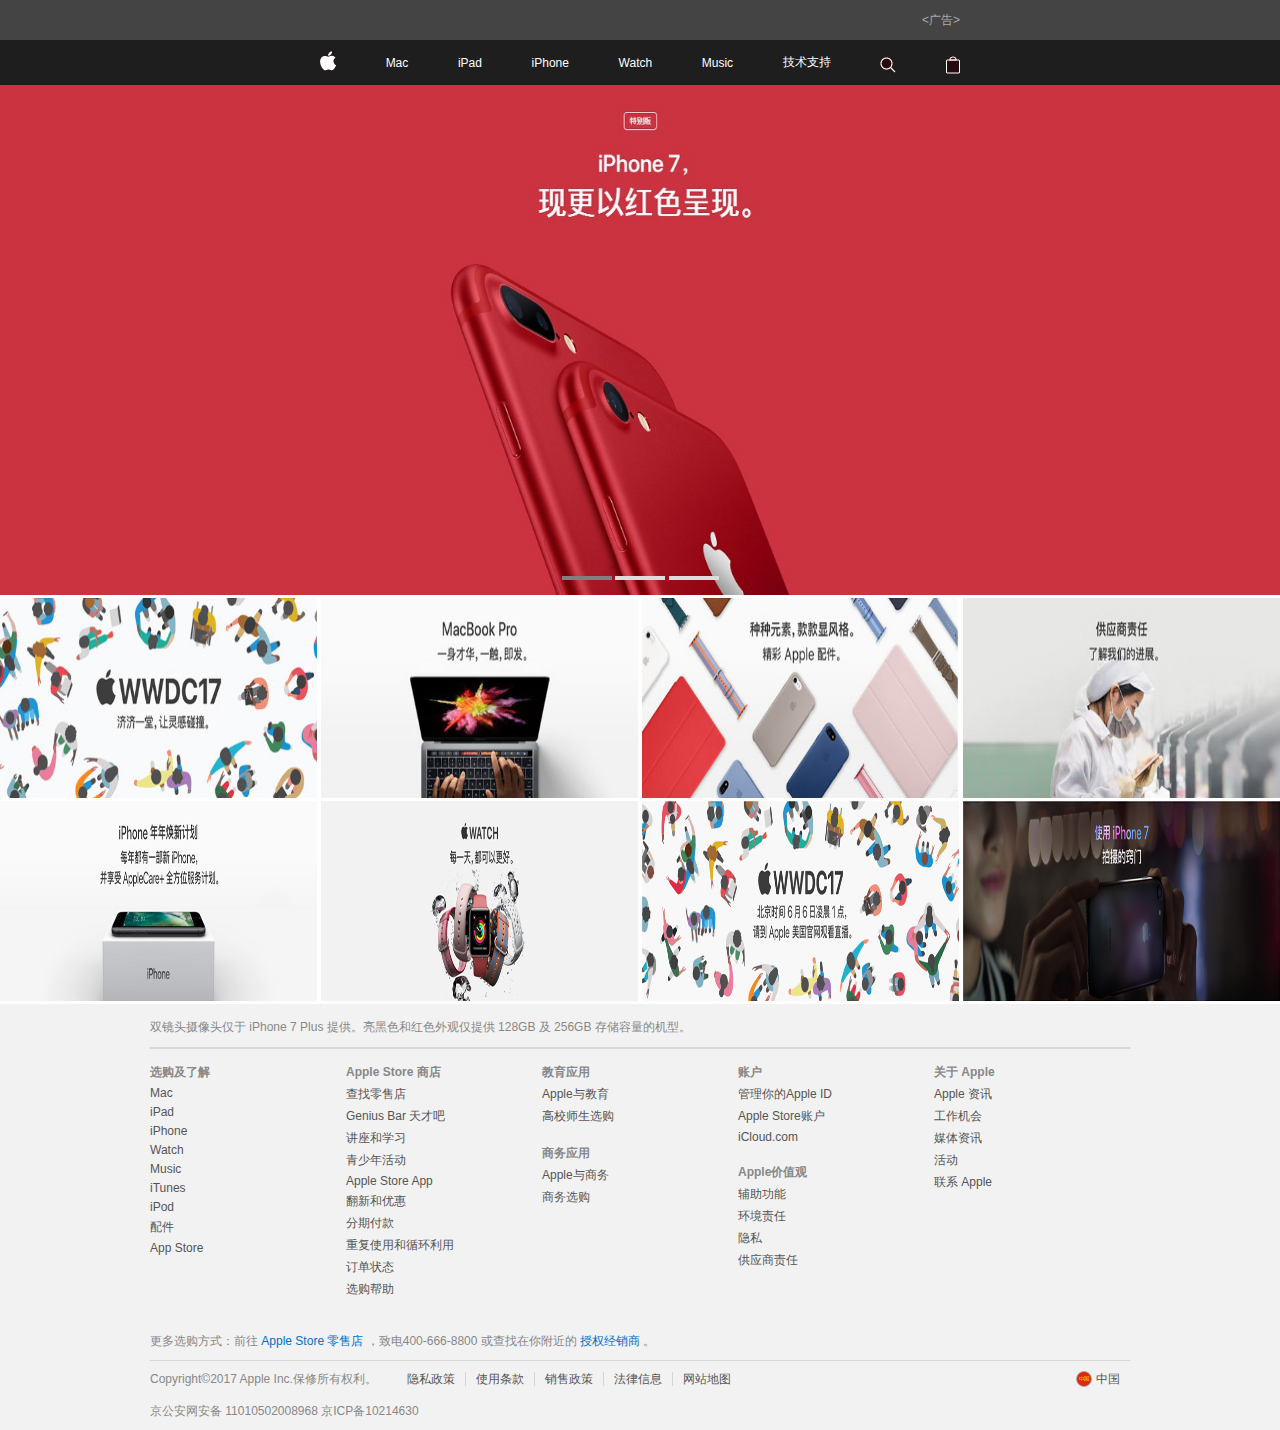
<file: index.html>
<!DOCTYPE html>
<html>
<head lang="en">
    <meta charset="UTF-8">
    <title></title>
    <link rel="stylesheet" href="css/index.css"/>
    <!--<link rel="stylesheet" href="css/animate.css"/>-->
</head>
<body>
<!--本站为个人模仿网页模板-->
<!--具有前后端交互,可以注册账号,和登录账号-->
<!--顺便应聘个工作!!web前端开发,如果有意向的公司,可以联系我,邮箱: lincoln.liu@Live.cn  或者 21456680@qq.com-->
<!--顶部广告-->
<header id="header">
    <div id="ad">
        &lt;广告&gt;
    </div>
</header>
<!--导航部分-->
<nav id="nav">
</nav>
<!--轮播图-->
<div id="container">
    <ul id="banner">
        <li>
            <a href="#">
                <img src="images/banner_01.jpg"  alt=""/>
            </a>
        </li>
        <li>
            <a href="#">
                <img src="images/banner_02.jpg"  alt=""/>
            </a>
        </li>
        <li>
            <a href="#">
                <img src="images/banner_03.jpg"  alt=""/>
            </a>
        </li>
    </ul>
    <img src="images/prev.png" id="prev" class="hidden" alt=""/>
    <img src="images/next.png" id="next" class="hidden" alt=""/>
    <div id="banner-tabs">
        <a></a>
        <a></a>
        <a></a>
    </div>
</div>
<!--八张图-->
<section id="promos">
    <ul class="banner-list">
        <li>
            <a href="#">
                <img src="images/banner_04.jpg" alt=""/>
            </a>
        </li>
        <li class="mid">
            <a href="#">
                <img src="images/banner_05.jpg" alt=""/>
            </a>
        </li>
        <li class="mid">
            <a href="#">
                <img src="images/banner_06.jpg" alt=""/>
            </a>
        </li>
        <li>
            <a href="#">
                <img src="images/banner_07.jpg" alt=""/>
            </a>
        </li>
        <li>
            <a href="#">
                <img src="images/banner_08.jpg" alt=""/>
            </a>
        </li>
        <li class="mid">
            <a href="#">
                <img src="images/banner_09.jpg" alt=""/>
            </a>
        </li>
        <li class="mid">
            <a href="#">
                <img src="images/banner_10.jpg" alt=""/>
            </a>
        </li>
        <li>
            <a href="#">
                <img src="images/banner_11.jpg" alt=""/>
            </a>
        </li>
        <a href="#" class="promos-mask"></a>
    </ul>
</section>
<!--页脚-->
<footer id="footer">
   
</footer>
<script src="js/jquery-1.11.3.js"></script>
<script src="js/public.js"></script>
<script src="js/index.js"></script>
</body>
</html>
</file>
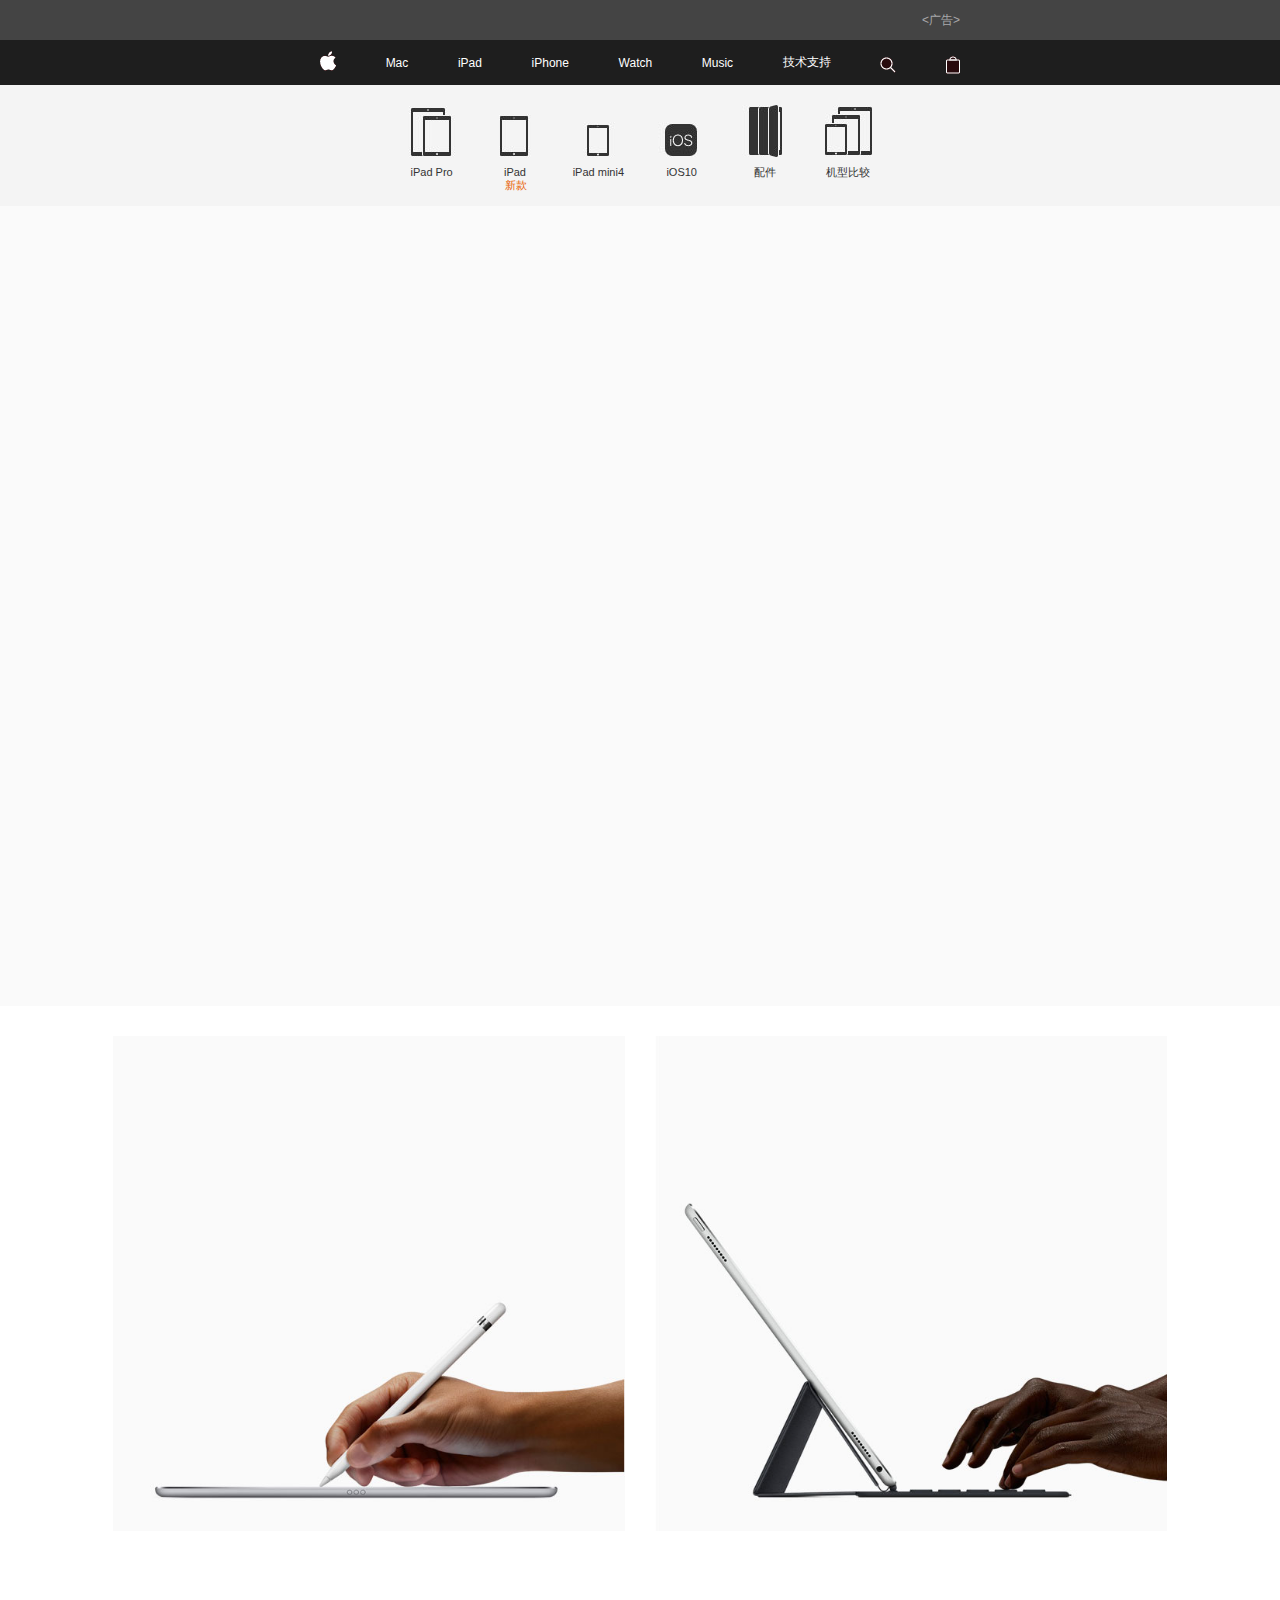
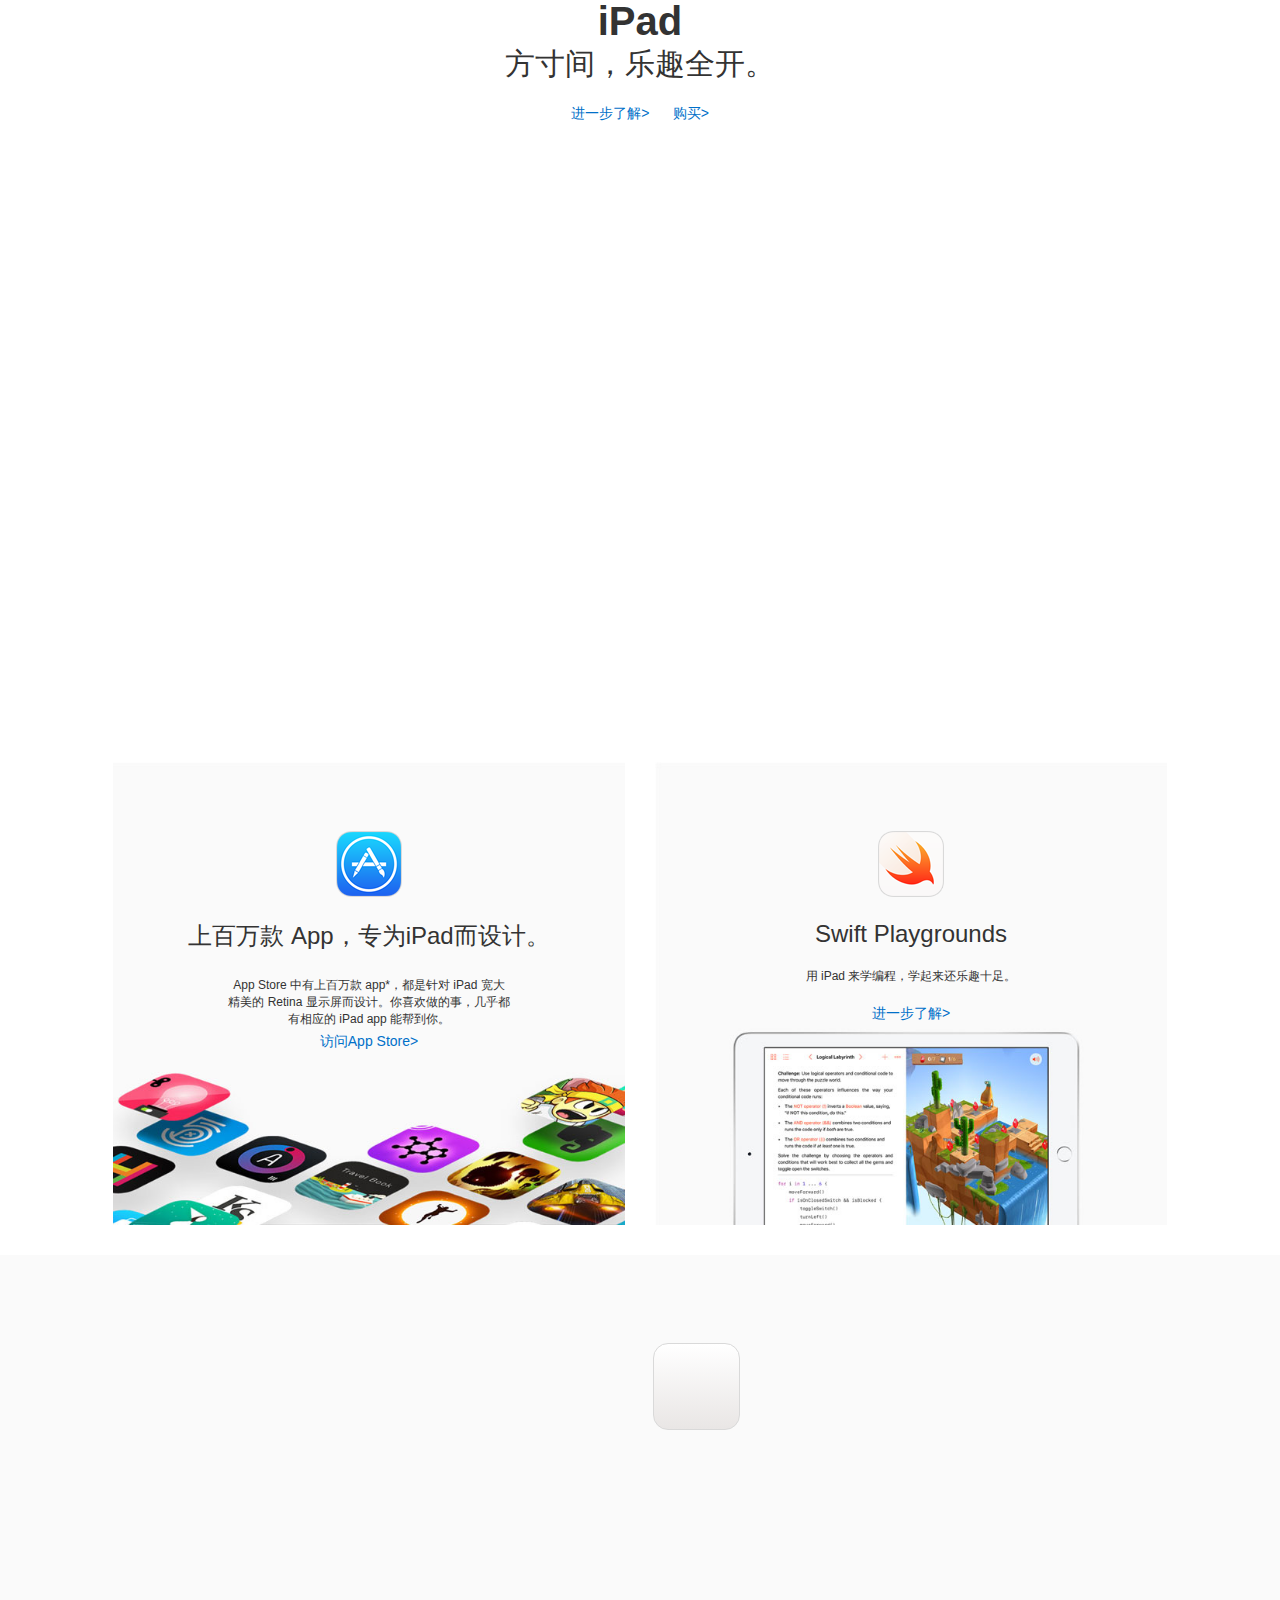
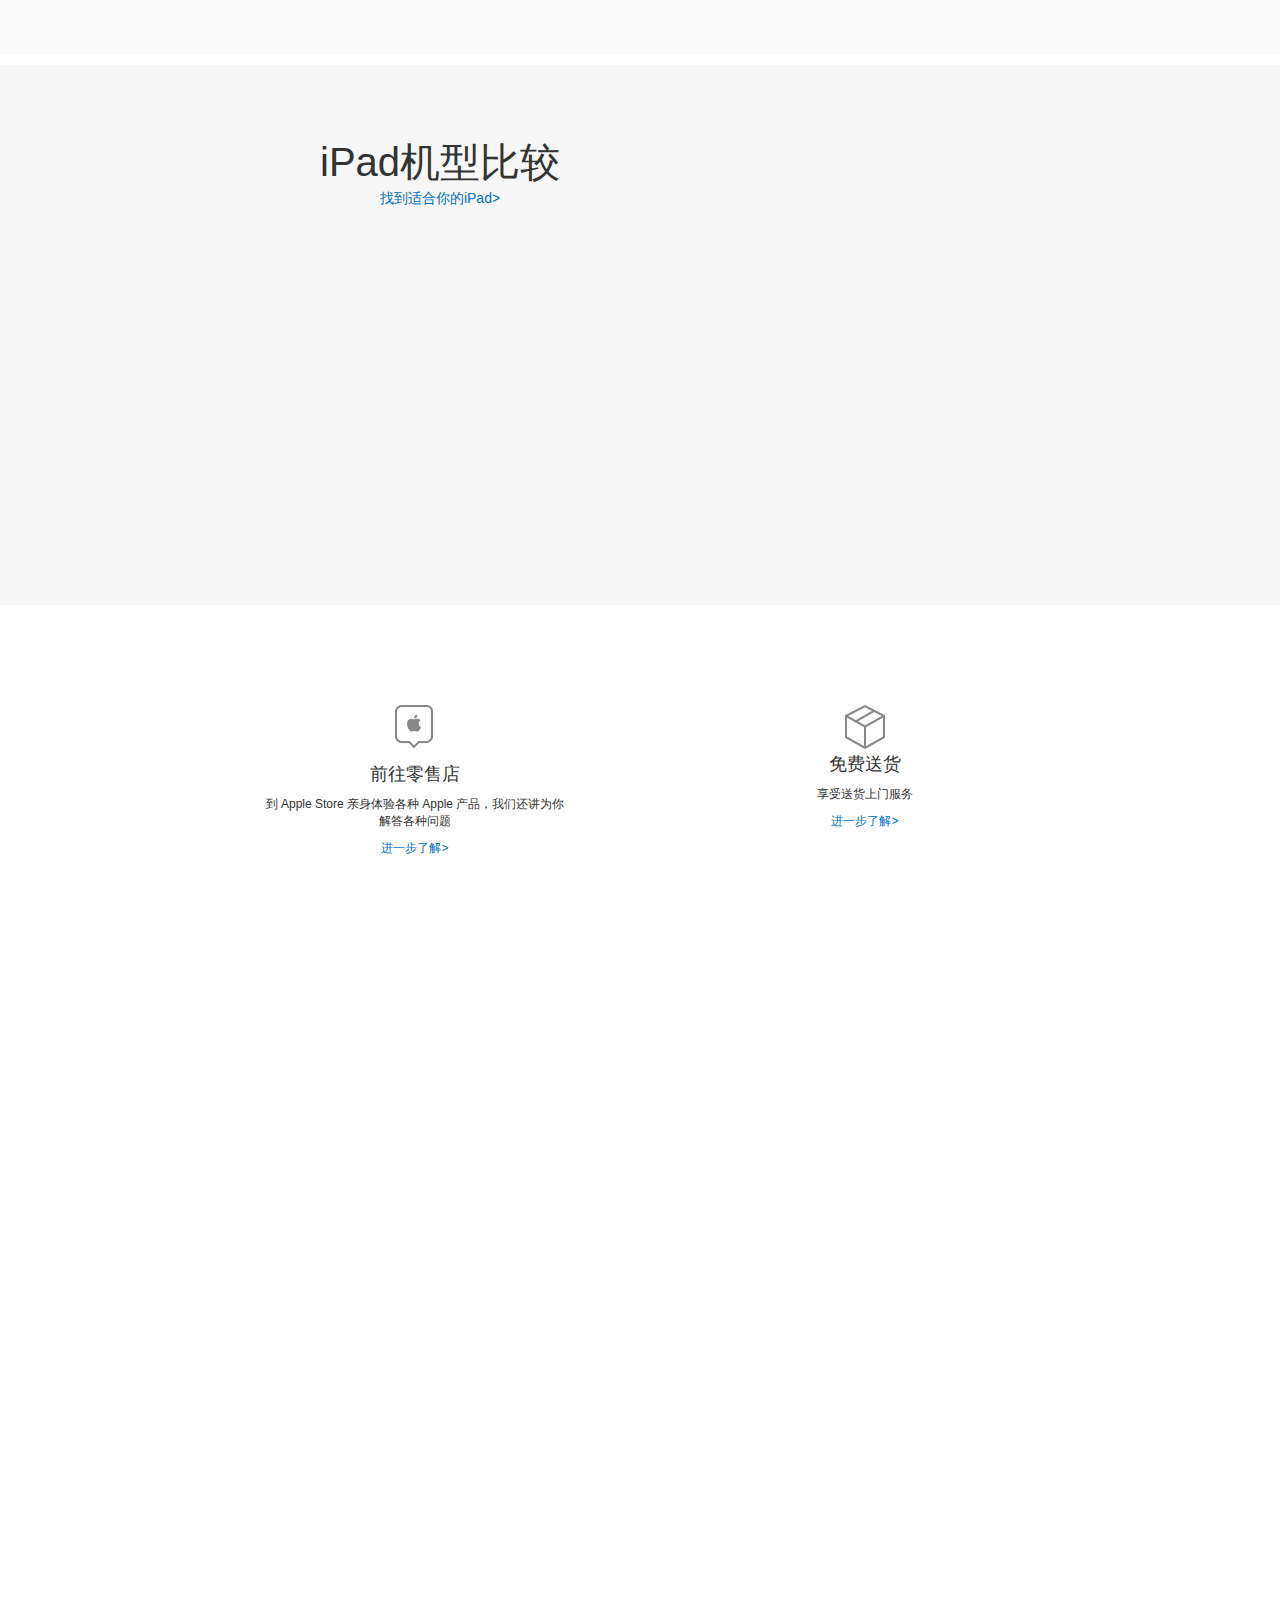
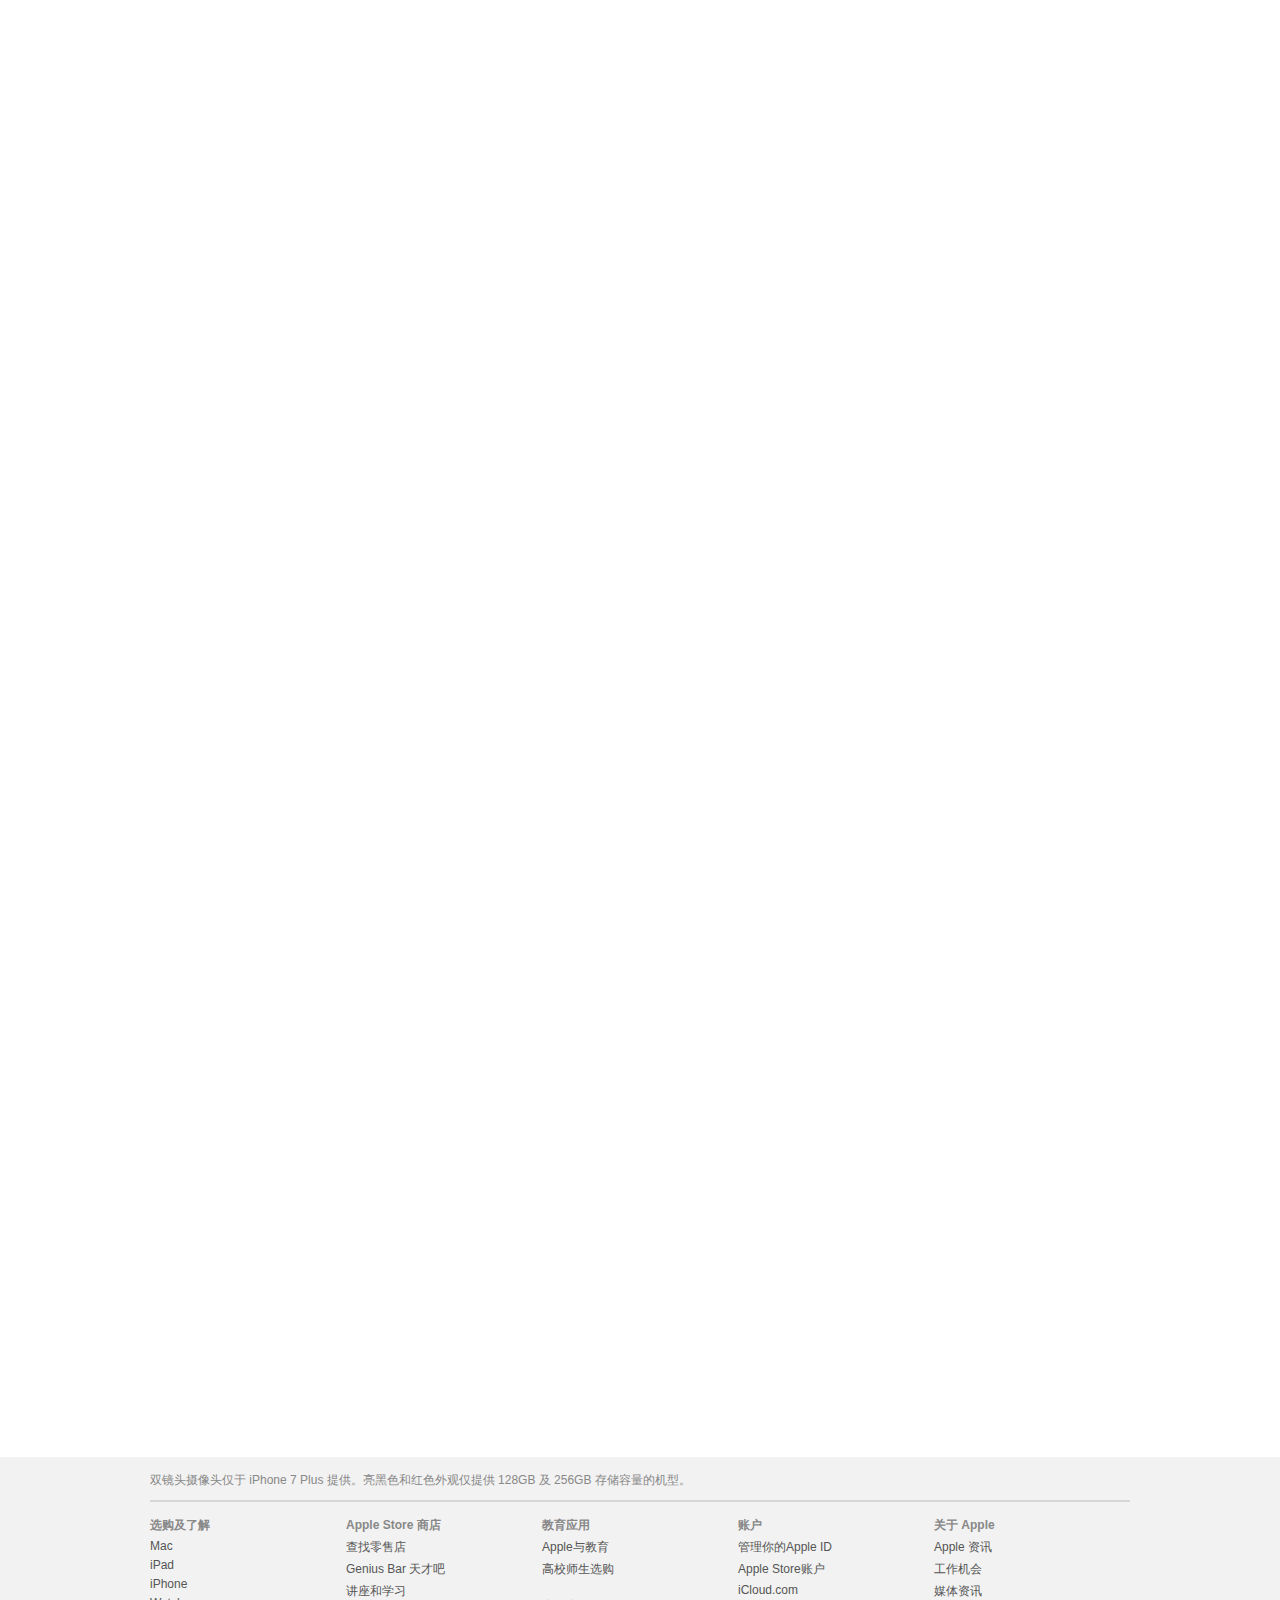
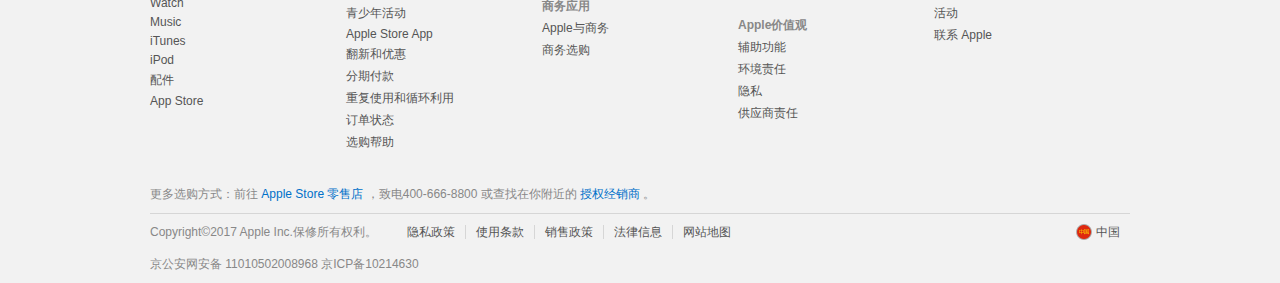
<file: ipad.html>
<!DOCTYPE html>
<html>
<head lang="en">
    <meta charset="UTF-8">
    <title></title>
    <link rel="stylesheet" href="css/index.css"/>
    <link rel="stylesheet" href="css/ipad.css"/>
</head>
<body>
<!--本站为个人模仿网页模板-->
<!--具有前后端交互,可以注册账号,和登录账号-->
<!--顺便应聘个工作!!web前端开发,如果有意向的公司,可以联系我,邮箱: lincoln.liu@Live.cn  或者 21456680@qq.com-->
<!--顶部广告-->
<header id="header">
    <div id="ad">
        &lt;广告&gt;
    </div>
</header>
<!--导航部分-->
<nav id="nav">
    <!--<ul id="nav-list">-->
        <!--<li>-->
            <!--<a href="index.html">-->
                <!--<span class="logo-apple"></span>-->
            <!--</a>-->
        <!--</li>-->
        <!--<li>-->
            <!--<a href="#">Mac</a>-->
        <!--</li>-->
        <!--<li>-->
            <!--<a href="#" class="active">iPad</a>-->
        <!--</li>-->
        <!--<li>-->
            <!--<a href="iphone.html">iPhone</a>-->
        <!--</li>-->
        <!--<li>-->
            <!--<a href="#">Watch</a>-->
        <!--</li>-->
        <!--<li>-->
            <!--<a href="#">Music</a>-->
        <!--</li>-->
        <!--<li>-->
            <!--<a href="#">技术支持</a>-->
        <!--</li>-->
        <!--<li>-->
            <!--<a href="#">-->
                <!--<span class="search"></span>-->
            <!--</a>-->
        <!--</li>-->
        <!--<li id="dropdown">-->
            <!--<a href="#">-->
                <!--<span class="logo-bag"></span>-->
            <!--</a>-->
            <!--<div>-->
                <!--<ul id="menu-list">-->
                    <!--<li class="triangle"></li>-->
                    <!--<li class="title">你的购物袋是空的</li>-->
                    <!--<li>-->
                        <!--<a href="#" class="bag">购物袋</a>-->
                    <!--</li>-->
                    <!--<li>-->
                        <!--<a href="#" class="favorites">收藏</a>-->
                    <!--</li>-->
                    <!--<li>-->
                        <!--<a href="#" class="orders">订单</a>-->
                    <!--</li>-->
                    <!--<li>-->
                        <!--<a href="regitser.html" class="account">注册</a>-->
                    <!--</li>-->
                    <!--<li>-->
                        <!--<a href="login.html" class="signIn">登录</a>-->
                    <!--</li>-->
                <!--</ul>-->
            <!--</div>-->
        <!--</li>-->
    <!--</ul>-->
</nav>
<!--ipad-list-->
<div id="ipad-product-list">
    <ul class="clear">
        <li>
            <a href="#" class="ipad-pro">
                iPad Pro
            </a>
        </li>
        <li>
            <a href="#" class="ipad">
                iPad
                <span>新款</span>
            </a>
        </li>
        <li>
            <a href="#" class="ipad-mini4">
                iPad mini4
            </a>
        </li>
        <li>
            <a href="#" class="ipad-ios10">
                iOS10
            </a>
        </li>
        <li>
            <a href="#" class="ipad-mountings">
                配件
            </a>
        </li>
        <li>
            <a href="#" class="ipad-relatively">
                机型比较
            </a>
        </li>
    </ul>
</div>
<!--ipad-content-->
<div id="ipad-content">
    <!--ipad-pro-->
    <div id="ipad-pro" class="ipad-public">
        <p>
            <img src="images/ipad-1-1.png" alt=""/>
            <img src="images/ipad-1-2.png" alt=""/>
            <img src="images/ipad-pencil.png" alt=""/>
        </p>
        <div class="ipad-rel">
            <h2>iPad Pro</h2>
            <p>你的下一台电脑，以两种尺寸呈现。</p>
            <a href="#">进一步了解&gt;</a>
            <a href="#">购买&gt;</a>
        </div>
    </div>
    <!-- apple-pencil-keyboard-->
    <div id="pencil-keyboard" class="ipad-public">
        <div class="pencil">
            <p>
                <img src="images/ipad_02.jpg" alt=""/>
            </p>
            <div class="ipad-rel">
                <h2>Apple Pencil</h2>
                <p>为 iPad Pro 而来</p>
                <a href="#">进一步了解&gt;</a>
                <a href="#">购买&gt;</a>
            </div>
        </div>
        <div class="keyboard">
            <p>
                <img src="images/ipad_03.jpg" alt=""/>
            </p>
            <div class="ipad-rel">
                <h2>Smart Keyboard</h2>
                <p>为 iPad Pro 而来</p>
                <a href="#">进一步了解&gt;</a>
                <a href="#">购买&gt;</a>
            </div>
        </div>
    </div>
    <!--ipad-->
    <div id="ipad" class="ipad-public">
        <p>
            <img src="images/ipadbook_1.png" alt=""/>
            <img src="images/ipadbook_2.png" alt=""/>
            <img src="images/ipadbook_3.png" alt=""/>
            <img src="images/ipadbook_4.png" alt=""/>
        </p>
        <div class="ipad-rel">
            <h2>iPad</h2>
            <p>方寸间，乐趣全开。</p>
            <a href="#">进一步了解&gt;</a>
            <a href="#">购买&gt;</a>
        </div>
    </div>
    <!-- app-swift-->
    <div id="app-swift" class="ipad-public">
        <div class="app">
            <p>
                <img src="images/ipad_05.jpg" alt=""/>
            </p>
            <div class="ipad-rel">
                <span></span>
                <h2>上百万款 App，专为iPad而设计。</h2>
                <p>App Store 中有上百万款 app*，都是针对 iPad 宽大精美的 Retina 显示屏而设计。你喜欢做的事，几乎都有相应的 iPad app 能帮到你。</p>
                <a href="#">访问App Store&gt;</a>
            </div>
        </div>
        <div class="swift">
            <p>
                <img src="images/ipad_06.jpg" alt=""/>
            </p>
            <div class="ipad-rel">
                <span></span>
                <h2>Swift Playgrounds</h2>
                <p>用 iPad 来学编程，学起来还乐趣十足。</p>
                <a href="#">进一步了解&gt;</a>
            </div>
        </div>
    </div>
    <!-- ipad-ios10-->
    <div id="ipad-ios10" class="ipad-public">
        <div class="ipad-rel">
            <span class="ios-version">
                <b></b>
            </span>
            <h2>更个性，更强大，也更有乐趣。</h2>
            <p>在 iOS 10 上，你喜欢做的各种事情都会变得更生动、更有趣、更富表现力。</p>
            <a href="#">进一步了解&gt;</a>
        </div>
    </div>
    <!-- ipad-relatively-->
    <div id="ipad-relatively" class="ipad-public">
        <p>
        </p>
        <div class="ipad-rel">
            <h2>iPad机型比较</h2>
            <a href="#">找到适合你的iPad&gt;</a>
        </div>
    </div>
    <!-- 零售店和配送-->
    <div id="ipad-store-send">
        <div class="store">
            <span></span>
            <h2>前往零售店</h2>
            <p>到 Apple Store 亲身体验各种 Apple 产品，我们还讲为你解答各种问题</p>
            <a href="#">进一步了解&gt;</a>
        </div>
        <div class="send">
            <span></span>
            <h2>免费送货</h2>
            <p>享受送货上门服务</p>
            <a href="#">进一步了解&gt;</a>
        </div>
    </div>
    <!-- ipad配件-->
    <div id="ipad-mountings" class="ipad-public floor">
        <p>
            <img src="images/ipad_08.jpg" alt=""/>
        </p>
        <div class="ipad-rel">
            <h2>iPad 配件</h2>
            <p>众多出色工具，助你充分发掘 iPad 的精彩。</p>
            <a href="#">选购 iPad 配件&gt;</a>
        </div>
    </div>
    <!-- ipad教育应用-->
    <div id="ipad-education" class="floor">
        <div class="education">
            <img src="images/ipad_09.jpg" alt=""/>
            <div>
                <h2>iPad 教育应用</h2>
                <p>在课堂上大大转变学习、授课和创造的方式。</p>
                <a href="#">进一步了解 iPad 教育应用&gt;</a>
                <a href="#">教育选购&gt;</a>
            </div>
        </div>
    </div>
    <!-- ipad商务应用-->
    <div id="ipad-business" class="floor">
        <div class="ipad-business">
            <img src="images/ipad_10.jpg" alt=""/>
            <div>
                <h2>iPad 商务应用</h2>
                <p>多种多样的可能性，让你的工作方式从此大不相同。</p>
                <a href="#">进一步了解 iPad 商务应用&gt;</a>
                <a href="#">商务选购&gt;</a>
            </div>
        </div>
    </div>
    <!-- iapd免费讲座-->
    <div id="ipad-freechair" class="floor">
        <div class="freechair">
            <img src="images/ipad_11.jpg" alt=""/>
            <div>
                <h2>参加店内免费讲座，发掘 iPad 的无限精彩。</h2>
                <p>报名参加 Apple Store 零售店内的操作技巧讲座，学习基础知识，提高你的 iPad 使用技能。</p>
                <a href="#">查找你附近的讲座&gt;</a>
            </div>
        </div>
    </div>
</div>
<!--页脚-->
<footer id="footer">
    
</footer>
<script src="js/jquery-1.11.3.js"></script>
<script src="js/jquery.waypoints.min.js"></script>
<script src="js/public.js"></script>
<script src="js/ipad.js"></script>
</body>
</html>
</file>
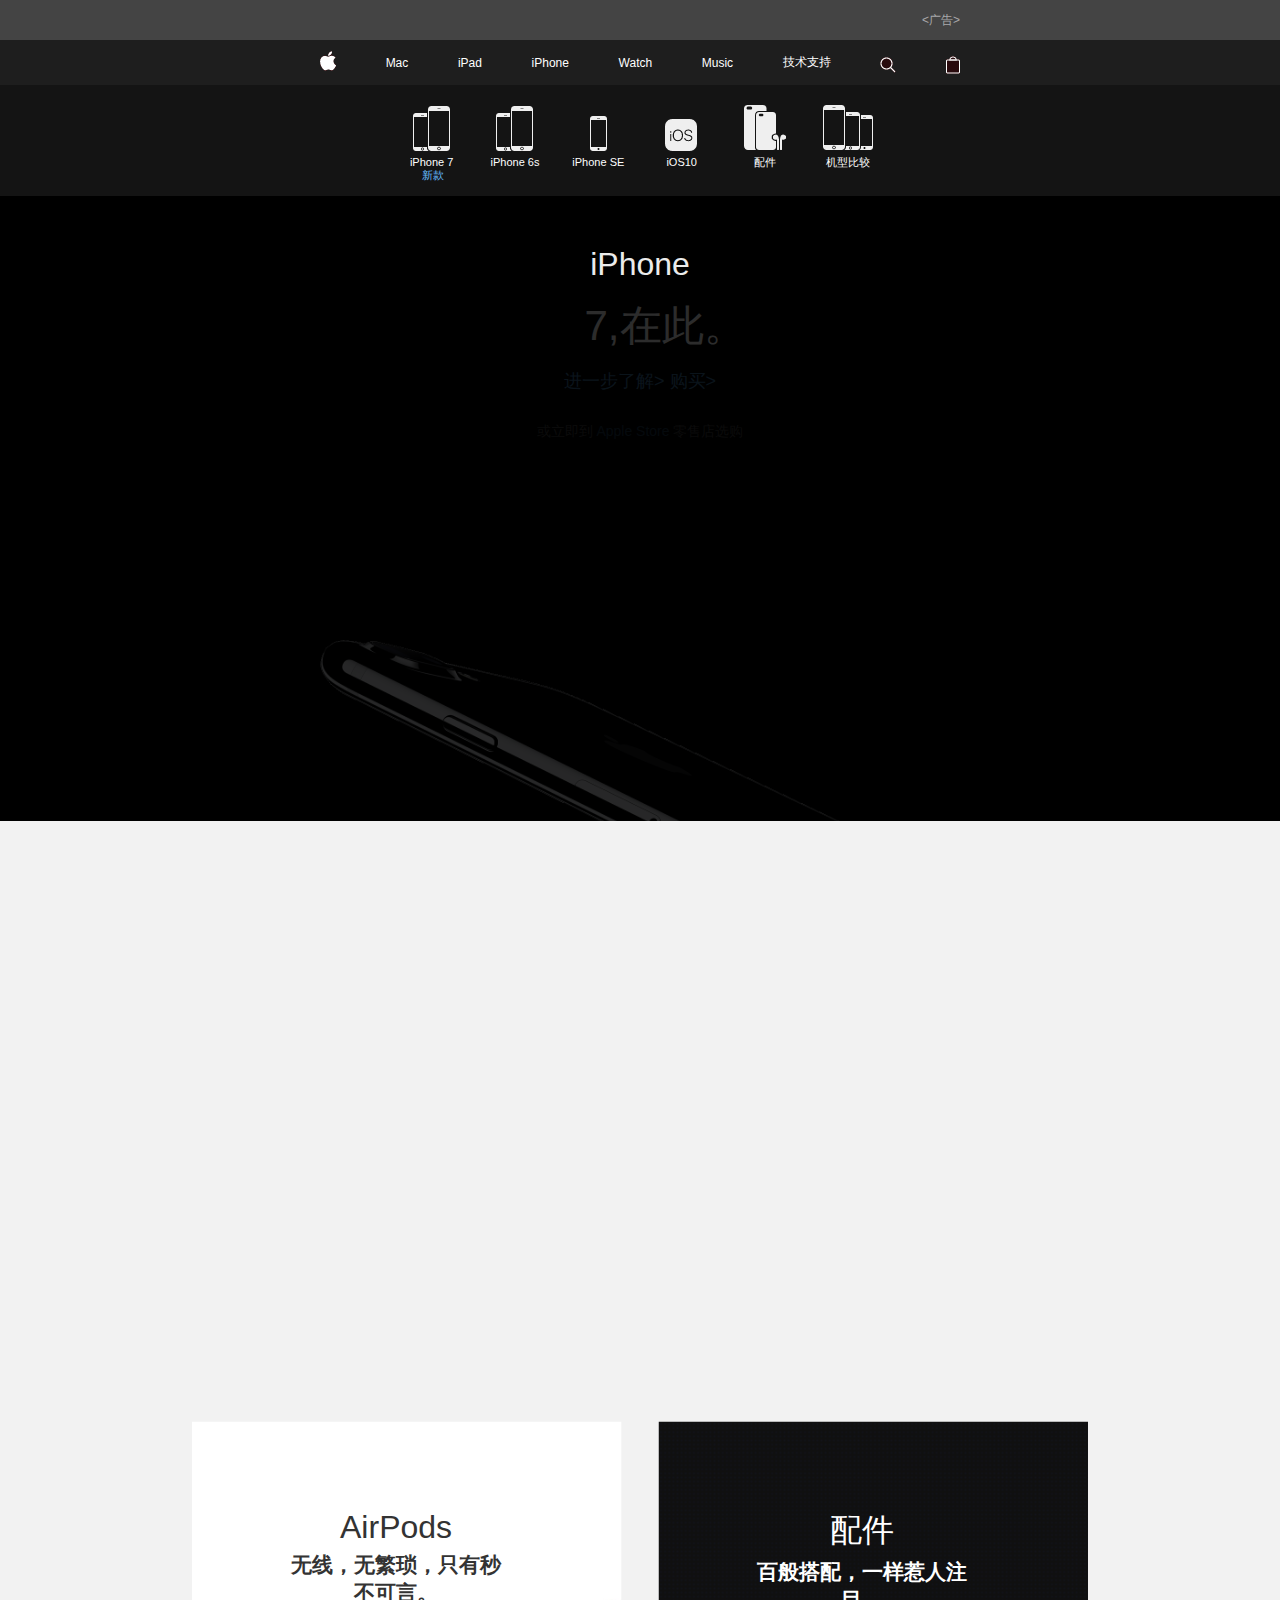
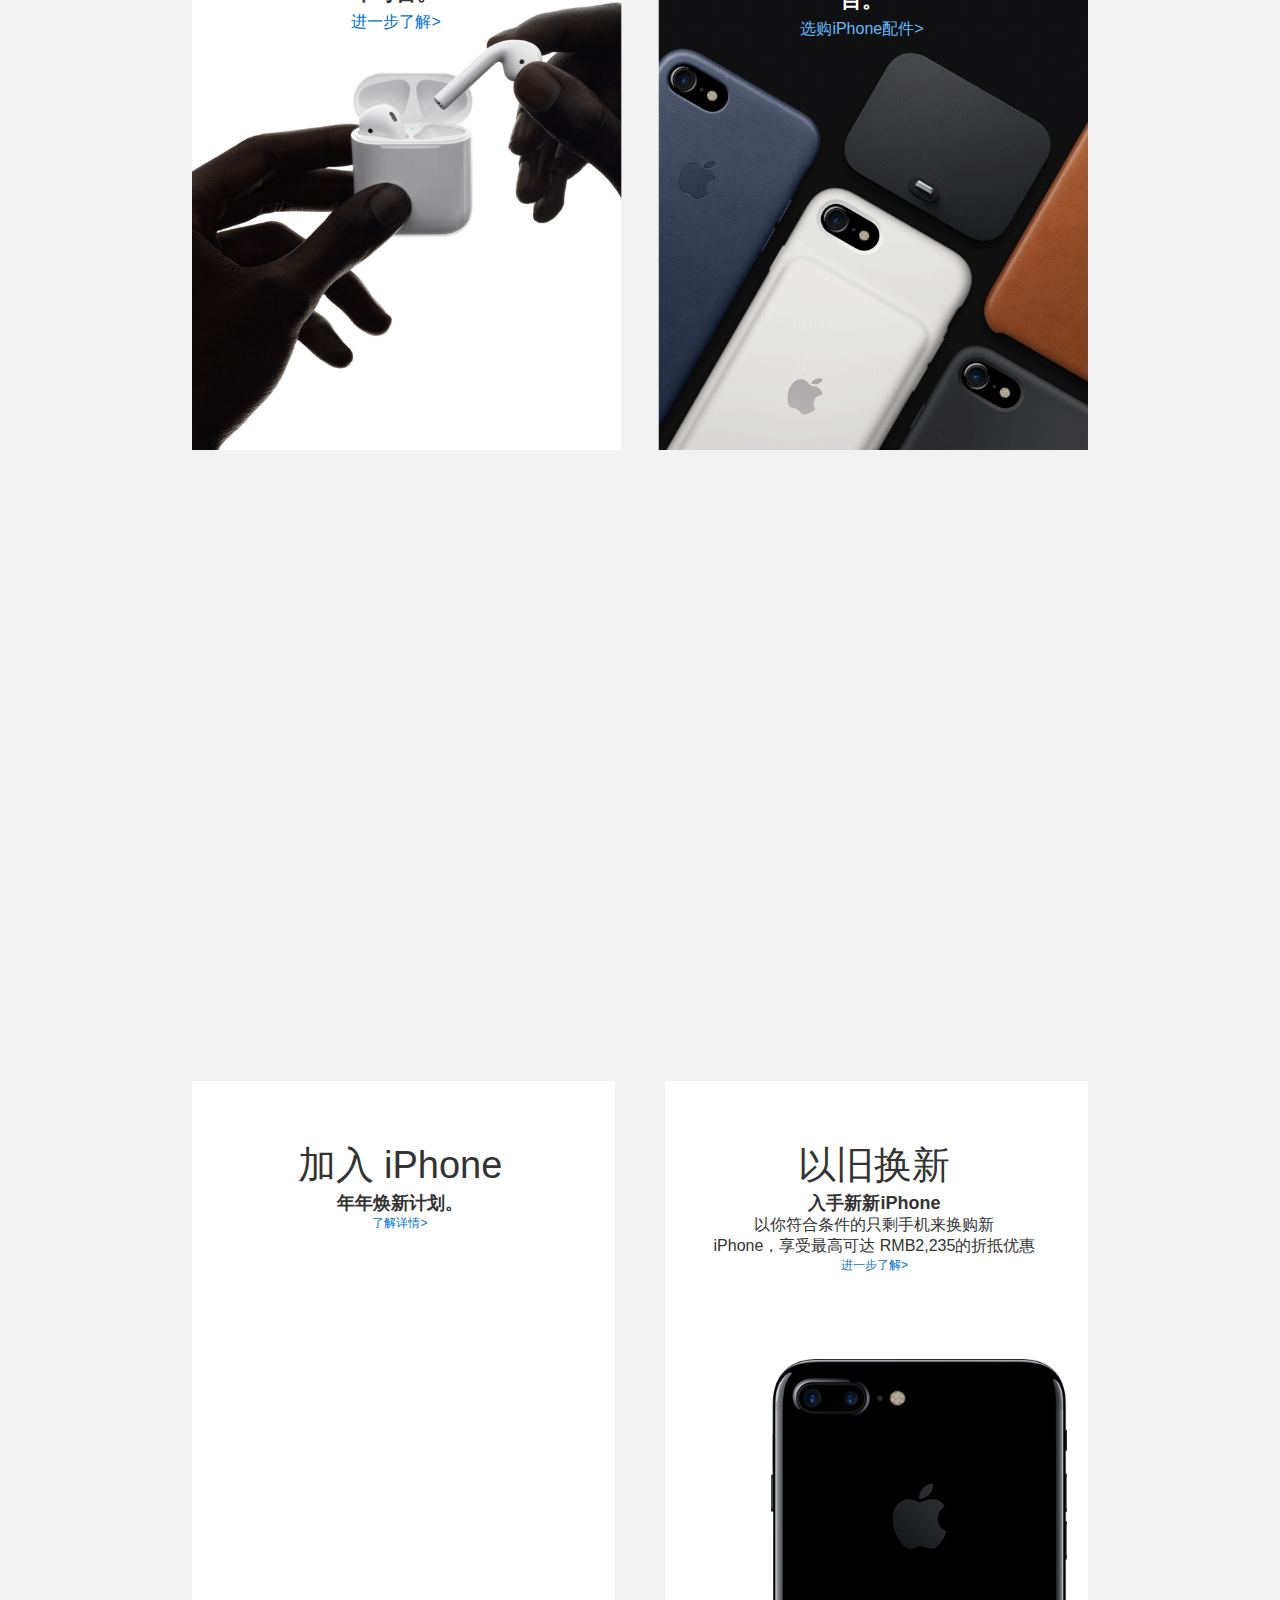
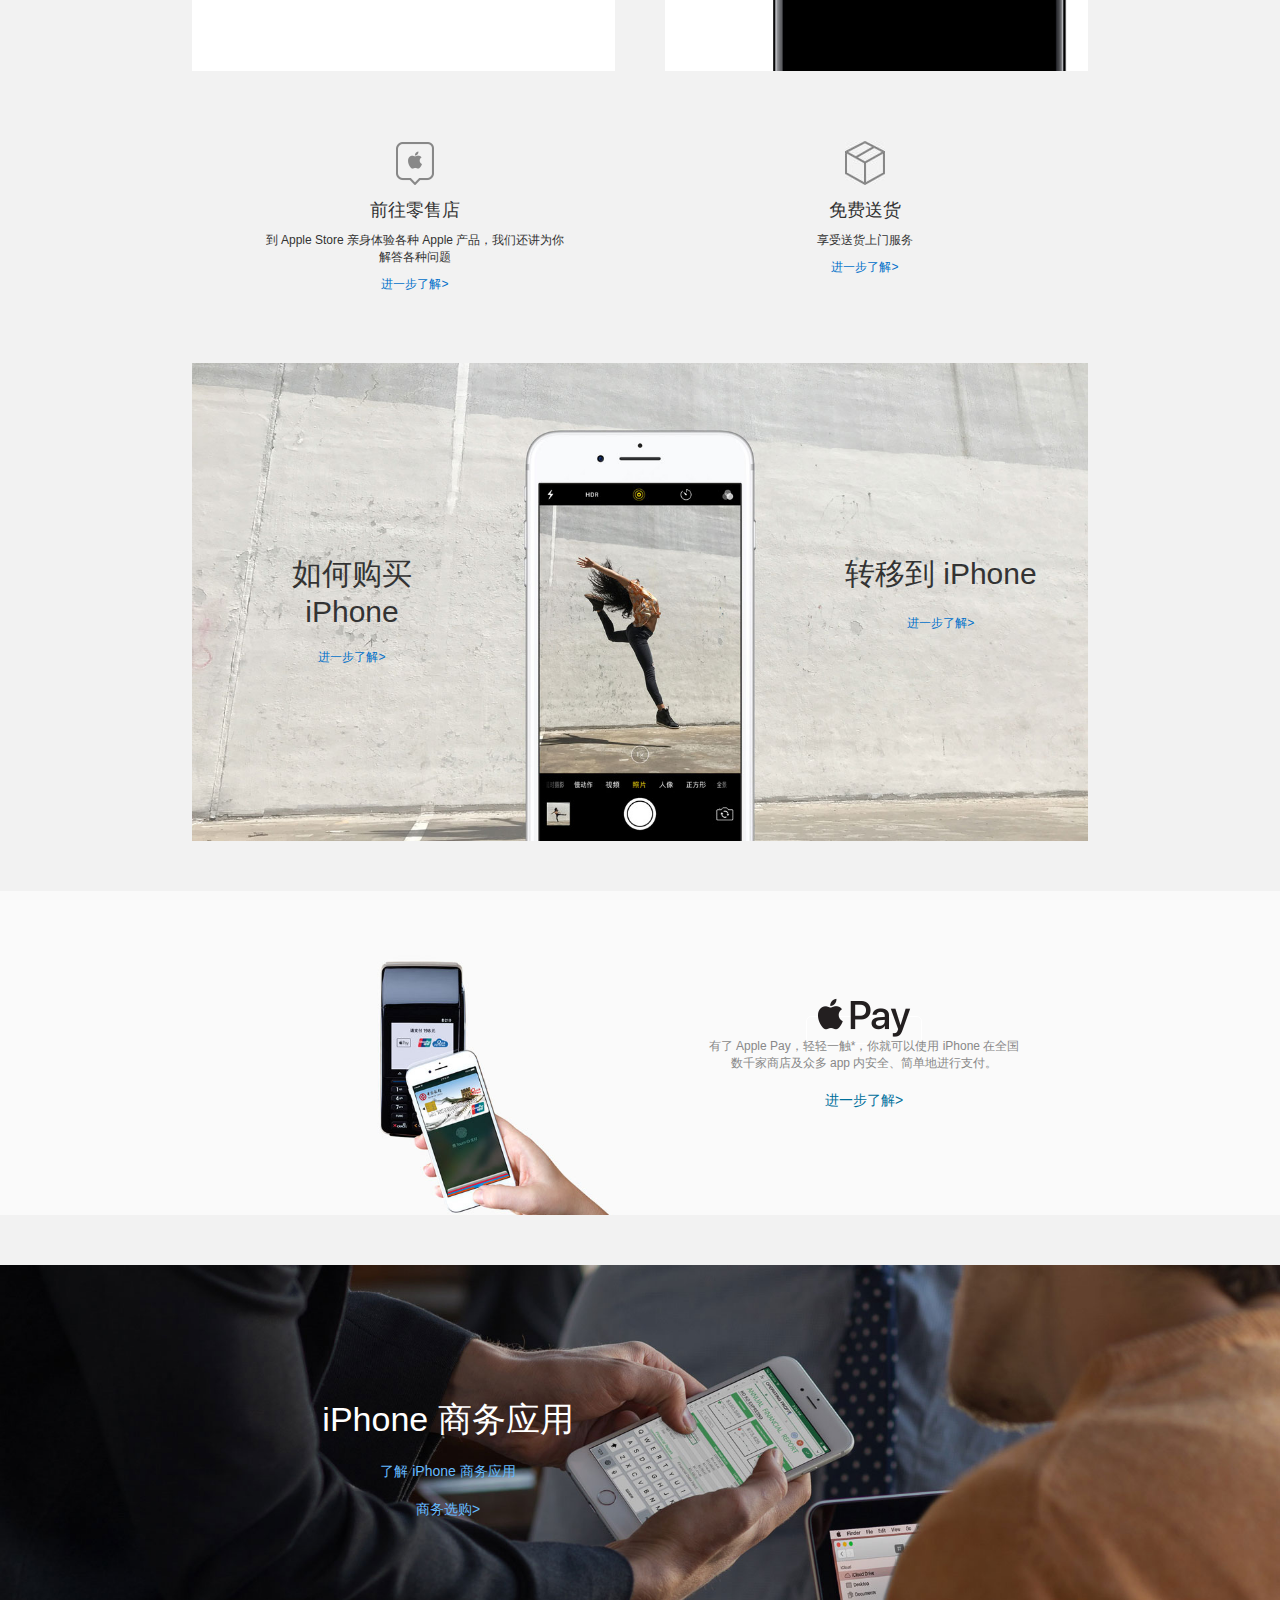
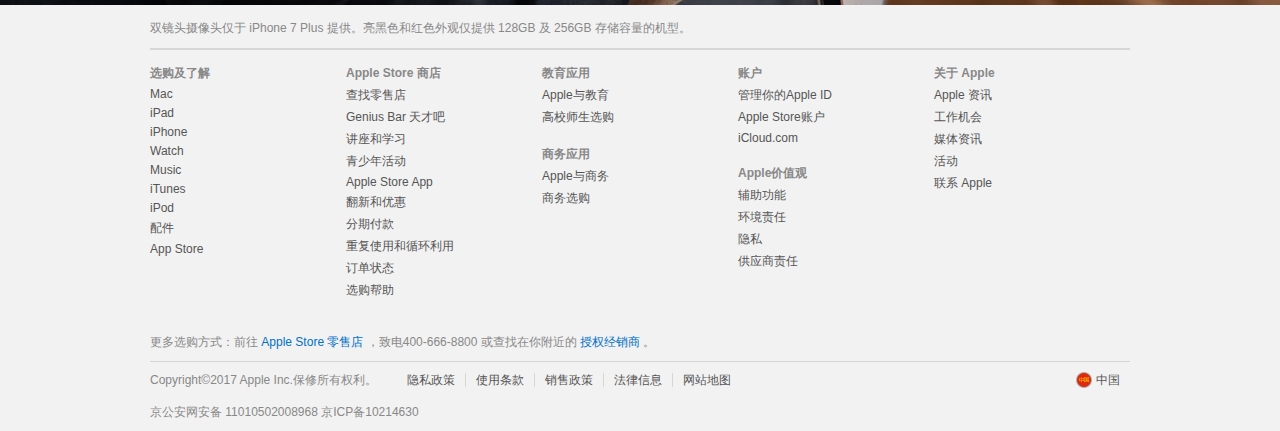
<file: iphone.html>
<!DOCTYPE html>
<html>
<head lang="en">
    <meta charset="UTF-8">
    <title></title>
    <link rel="stylesheet" href="css/index.css"/>
    <link rel="stylesheet" href="css/iphone.css"/>
</head>
<body>
<!--本站为个人模仿网页模板-->
<!--具有前后端交互,可以注册账号,和登录账号-->
<!--顺便应聘个工作!!web前端开发,如果有意向的公司,可以联系我,邮箱: lincoln.liu@Live.cn  或者 21456680@qq.com-->
<!--顶部广告-->
<header id="header">
    <div id="ad">
        &lt;广告&gt;
    </div>
</header>
<!--导航部分-->
<nav id="nav">
</nav>
<!--ihone-list-->
<div id="product-list">
    <ul class="clear">
        <li>
            <a href="#" class="ip7">
                iPhone 7
                <span>新款</span>
            </a>
        </li>
        <li>
            <a href="#" class="ip6s">
                iPhone 6s
            </a>
        </li>
        <li>
            <a href="#" class="ipse">
                iPhone SE
            </a>
        </li>
        <li>
            <a href="#" class="ios10">
                iOS10
            </a>
        </li>
        <li>
            <a href="#" class="mountings">
                配件
            </a>
        </li>
        <li>
            <a href="#" class="relatively">
                机型比较
            </a>
        </li>
    </ul>
</div>
<!--iphone7-content-->
<div id="iphone-content">
    <div id="iphone7-black">
        <div class="b-to-t">
            <h2>iPhone</h2>
            <h2>7,在此。</h2>
            <a href="#">
                <span>进一步了解&gt;</span>
            </a>
            <a href="#">
                <span>购买&gt;</span>
            </a>
            <p>
                或立即到
                <a href="#">Apple Store</a>
                零售店选购
            </p>
        </div>
        <div class="iphone7-bg">
            <img src="images/iphone_black.png" class="ip7-black" alt=""/>
        </div>
    </div>
    <div id="iphone7-red">
        <div class="rel floor">
            <p>
                <img src="images/iphone_7_product_red.jpg" alt=""/>
            </p>
            <div>
                <span>特别版</span>
                <h2>iPhone7，现更以红色呈现。</h2>
                <a href="#">购买&gt;</a>
                <a href="#">或立即到 Apple Store 零售店选购&gt;</a>
            </div>
        </div>
    </div>
    <div id="iphone7-purple">
        <div class="rel floor">
            <p>
                <img src="images/iphone_clips_1.png" alt=""/>
                <img src="images/iphone_clips_2.png" alt=""/>
                <img src="images/iphone_clips_3.png" alt=""/>
            </p>
            <div>
                <span>即将推出</span>
                <h2>Clips全新登场。</h2>
                <a>有话说，短片来</a>
                <a href="#">进一步了解&gt;</a>
            </div>
        </div>
    </div>
    <!-- 耳机和配件-->
    <div id="airpods-mountings">
        <!--耳机-->
        <div class="airpods">
            <p>
                <img src="images/iphone_04.png" alt=""/>
            </p>
            <div>
                <span>AirPods</span>
                <h2>无线，无繁琐，只有秒不可言。</h2>
                <a href="#">进一步了解&gt;</a>
            </div>
        </div>
        <!--配件-->
        <div class="mountings">
            <p>
                <img src="images/iphone_05.png" alt=""/>
            </p>
            <div>
                <span>配件</span>
                <h2>百般搭配，一样惹人注目。</h2>
                <a href="#">选购iPhone配件&gt;</a>
            </div>
        </div>
    </div>
    <!-- 机型比较-->
    <div id="iphone7-relatively">
        <div class="relatively rel floor">
            <p>
            </p>
            <div>
                <h2>iPhone 机型比较</h2>
                <a href="#">找到适合你的 iPhone&gt;</a>
            </div>
            <ul class="rela-list">
                <li>
                    <img src="images/iphone7_plus.png" alt=""/>
                </li>
                <li>
                    <img src="images/iphone7_product.png" alt=""/>
                </li>
                <li>
                    <img src="images/iphone6s_plus.png" alt=""/>
                </li>
                <li>
                    <img src="images/iphone6s_product.png" alt=""/>
                </li>
                <li>
                    <img src="images/iphoneSE_productt.png" alt=""/>
                </li>
            </ul>
        </div>
    </div>
    <!-- 加入iphone-->
    <div id="join-iphone">
        <!--加入-->
        <div class="join-iphone">
            <p>
                <img src="images/iphone_join.png" alt=""/>
            </p>
            <ul>
                <li>每年升级换购新 iPhone<sup>1</sup></li>
                <li>无需合约,可选择运营商</li>
                <li>全额支付或分期付款<sup>2</sup></li>
                <li>AppleCar+全方位服务计划为 iPhone提供保护</li>
                <li><a href="#">了解详情></a></li>
            </ul>
            <div>
                <span>加入 iPhone</span>
                <h2>年年焕新计划。</h2>
                <a href="#">了解详情&gt;</a>
            </div>
        </div>
        <!--换新-->
        <div class="new-iphone">
            <p>
                <img src="images/iphone_new_1.png" alt=""/>
                <img src="images/iphone_new_2.png" alt=""/>
            </p>
            <div>
                <span>以旧换新</span>
                <h2>入手新新iPhone</h2>
                <p>以你符合条件的只剩手机来换购新</p>
                <p>iPhone，享受最高可达 RMB2,235的折抵优惠</p>
                <a href="#">进一步了解&gt;</a>
            </div>
        </div>
    </div>
    <!-- 商店和配送-->
    <div id="store-send">
        <div class="store">
            <span></span>
            <h2>前往零售店</h2>
            <p>到 Apple Store 亲身体验各种 Apple 产品，我们还讲为你解答各种问题</p>
            <a href="#">进一步了解&gt;</a>
        </div>
        <div class="send">
            <span></span>
            <h2>免费送货</h2>
            <p>享受送货上门服务</p>
            <a href="#">进一步了解&gt;</a>
        </div>
    </div>
    <!-- 购买iphone-->
    <div id="how-buy">
        <div class="floor">
            <p>
                <img src="images/iphone_09.jpg" alt=""/>
            </p>
            <div>
                <h2>如何购买 iPhone</h2>
                <a href="#">进一步了解&gt;</a>
            </div>
            <div>
                <h2>转移到 iPhone</h2>
                <a href="#">进一步了解&gt;</a>
            </div>
        </div>
    </div>
    <!-- apple-pay-->
    <div id="apple-pay" class="floorEnd">
        <div class="apple-pay rel">
            <p>
                <img src="images/iphone_10.jpg" alt=""/>
            </p>
            <div>
                <span>
                    <img src="images/apple_pay_logo.png" alt=""/>
                </span>
                <p>有了 Apple Pay，轻轻一触*，你就可以使用 iPhone 在全国数千家商店及众多 app 内安全、简单地进行支付。</p>
                <a href="#">进一步了解&gt;</a>
            </div>
        </div>
    </div>
    <!-- 商务-->
    <div id="iphone7-business" class="floorEnd">
        <div class="rel">
            <p>
                <img src="images/iphone_11.jpg" alt=""/>
            </p>
            <div>
                <h2>iPhone 商务应用</h2>
                <a href="#">了解 iPhone 商务应用</a>
                <a href="#">商务选购&gt;</a>
            </div>
        </div>
    </div>
</div>
<!--页脚-->
<footer id="footer">
</footer>
<script src="js/jquery-1.11.3.js"></script>
<script src="js/public.js"></script>
<script src="js/iphone.js"></script>
</body>
</html>
</file>
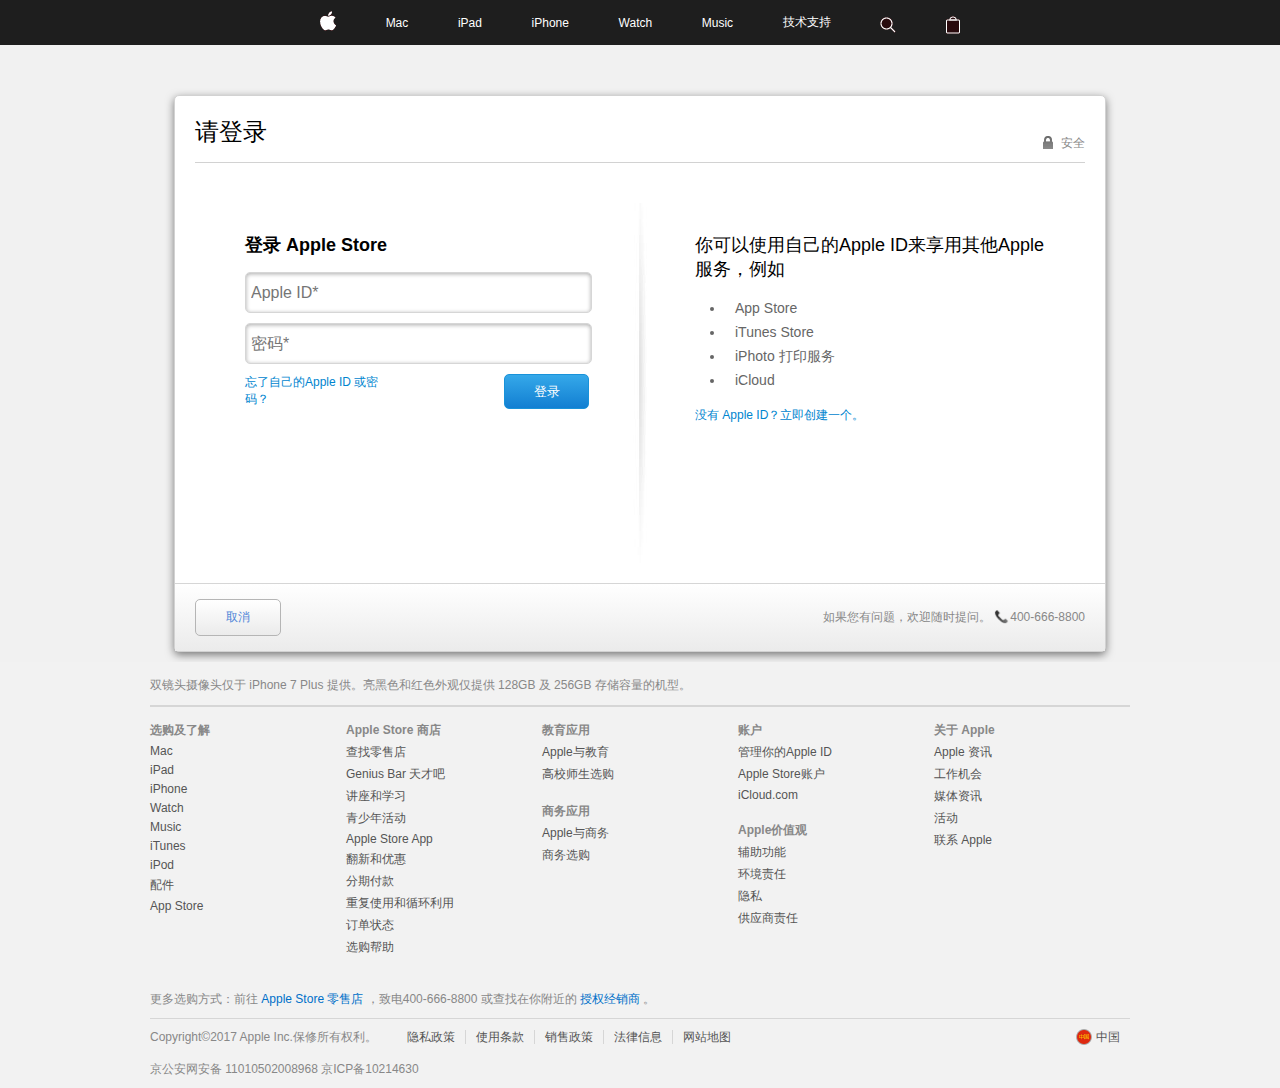
<file: login.html>
<!DOCTYPE html>
<html>
<head lang="en">
    <meta charset="UTF-8">
    <title></title>
    <link rel="stylesheet" href="css/index.css"/>
    <link rel="stylesheet" href="css/login.css"/>
</head>
<body>
<!--本站为个人模仿网页模板-->
<!--具有前后端交互,可以注册账号,和登录账号-->
<!--顺便应聘个工作!!web前端开发,如果有意向的公司,可以联系我,邮箱: lincoln.liu@Live.cn  或者 21456680@qq.com-->
<!--导航部分-->
<nav id="nav">
</nav>
<!--登录界面-->
<div id="login">
    <!-- 登录界面边框-->
    <div id="login-frame">
        <!-- 登录标题-->
        <div class="login-title clear">
            <h1>请登录</h1>
            <span>安全</span>
        </div>
        <!--登录界面内容-->
        <div id="login-content">
            <form action="#" id="logForm">
                <h2>登录 Apple Store</h2>
                <input type="text" name="AppleID" placeholder="Apple ID*" id="uname"/>
                <div class="vali_info vali_false">
                    Apple ID有误或Apple ID密码有误,请重新输入
                </div>
                <div class="vali_info vali_id">
                    请输入正确账号格式：name@example.com
                </div>
                <input type="password" name="ApplePwd" placeholder="密码*"/>
                <p class="clear">
                    <a href="#">忘了自己的Apple ID 或密码？</a>
                    <button type="button" id="log_btn">登录</button>
                </p>
            </form>
            <div class="apple-service">
                <h2>你可以使用自己的Apple ID来享用其他Apple服务，例如</h2>
                <ul>
                    <li>App Store</li>
                    <li>iTunes Store</li>
                    <li>iPhoto 打印服务</li>
                    <li>iCloud</li>
                </ul>
                <p>
                    <a href="regitser.html">没有 Apple ID？立即创建一个。</a>
                </p>
            </div>
        </div>
        <!-- 登录内容底部-->
        <div id="login-footer">
            <a href="index.html" class="btn-colse">取消</a>
            <p>
                如果您有问题，欢迎随时提问。
                <span>
                    400-666-8800
                </span>
            </p>
        </div>
    </div>
</div>
<div id="log_mask">
    <div id="log_success">
        <h2></h2>
        <span>
            <b>5</b>
            秒后前往主页</span>
        <p>
            点击
            <a href="#">购物</a>
            跳转到主页面
        </p>
    </div>
</div>
<!--页脚-->
<footer id="footer">
</footer>
<script src="js/jquery-1.11.3.js"></script>
<script src="js/public.js"></script>
<script src="js/login.js"></script>
</body>
</html>
</file>
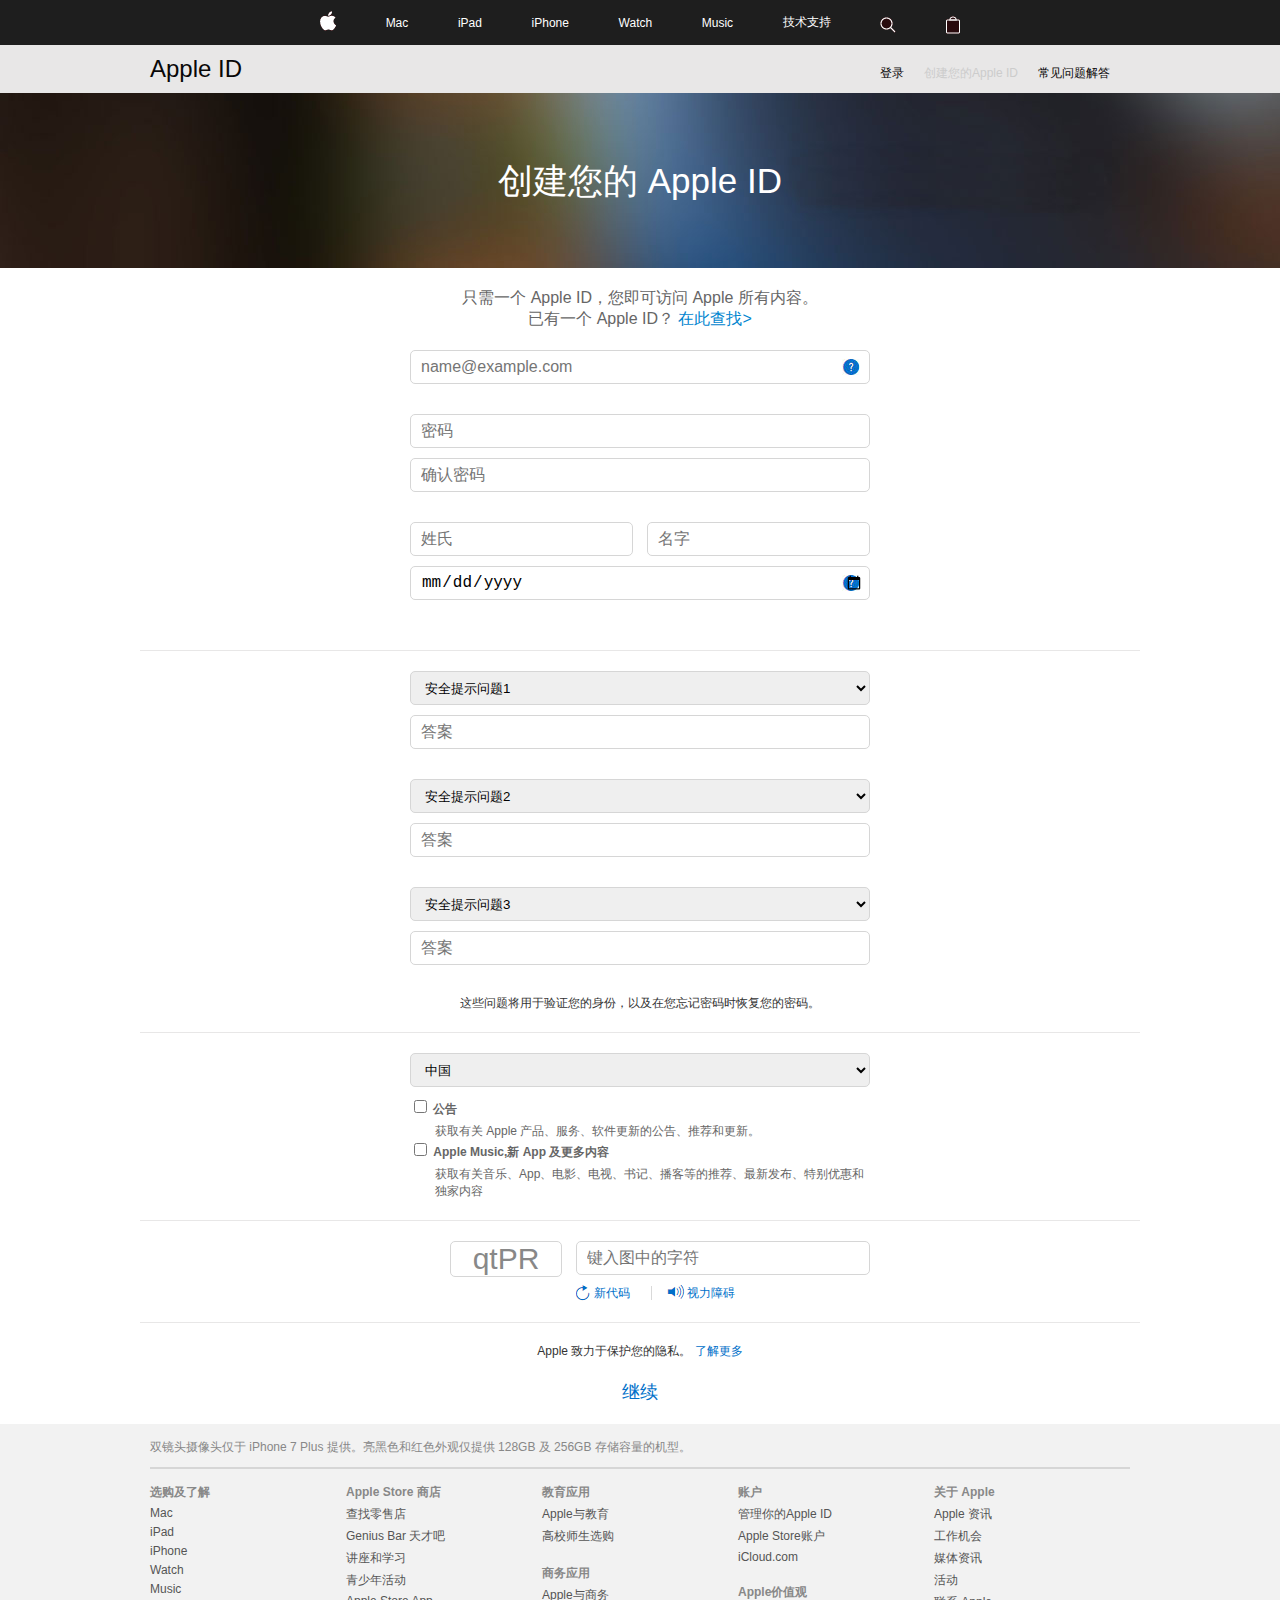
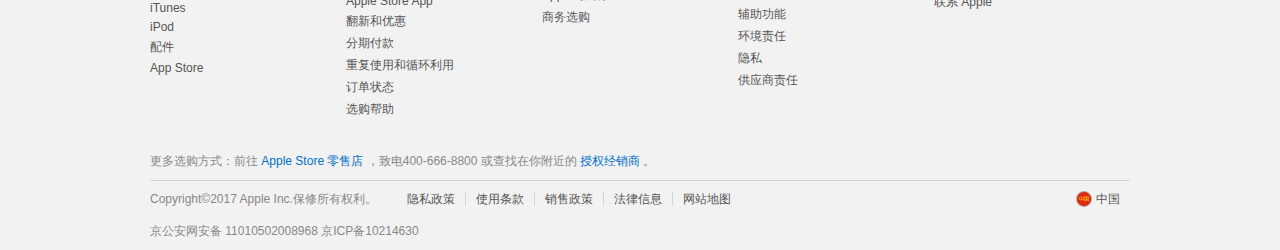
<file: regitser.html>
<!DOCTYPE html>
<html>
<head lang="en">
    <meta charset="UTF-8">
    <title></title>
    <link rel="stylesheet" href="css/index.css"/>
    <link rel="stylesheet" href="css/register.css"/>
</head>
<body>
<!--本站为个人模仿网页模板-->
<!--具有前后端交互,可以注册账号,和登录账号-->
<!--顺便应聘个工作!!web前端开发,如果有意向的公司,可以联系我,邮箱: lincoln.liu@Live.cn  或者 21456680@qq.com-->
<!--导航部分-->
<nav id="nav">
</nav>
<!--apple id-->
<div id="apple-id-container">
    <div class="apple-id-content clear">
        <h1>Apple ID</h1>
        <ul>
            <li>
                <a href="login.html">登录</a>
            </li>
            <li>创建您的Apple ID</li>
            <li>
                <a href="#">常见问题解答</a>
            </li>
        </ul>
    </div>
</div>
<!--注册界面-->
<div id="register">
    <div class="register-header">
        <p>创建您的 Apple ID</p>
    </div>
    <div id="register-content">
        <form id="regForm">
            <!-- 注册资料-->
            <div class="reg-section">
                <div class="reg-info">
                    <p>只需一个 Apple ID，您即可访问 Apple 所有内容。</p>
                    <p>
                        已有一个 Apple ID？
                        <a href="#">
                            在此查找&gt;
                        </a>
                    </p>
                    <input type="text" name="email" placeholder="name@example.com" class="marb35 question w460"/>
                    <div class="vali_info vali_uname">
                        用户名格式不正确：name@example.com
                    </div>
                    <div class="vali_info vali_email">
                        该邮箱已注册,可以直接使用该邮箱登录,点击<a href="#" id="log_btn">登录</a>即可跳转到登录界面
                    </div>
                    <input type="password" name="pwd" placeholder="密码" class="w460"/>
                    <div class="vali_info vali_upwd">
                        密码格式不正确:<br>必须包含至少一位大写字母<br>使用英文和数字组合8-20个字符
                    </div>
                    <input type="password" name="pwd1" placeholder="确认密码" class="marb35 w460"/>
                    <div class="vali_info vali_upwd2">
                        两次密码输入不一致
                    </div>
                    <input type="text" name="first_name" placeholder="姓氏" class="w200 f-name"/>
                    <input type="text" name="last_name" placeholder="名字" class="w200"/>
                    <div class="vali_info vali_name">
                        请输入姓名
                    </div>
                    <input type="date" name="birthDay" placeholder="出生日期" class="marb35 question w460" id="DataOfBirth"/>
                    <div class="vali_info vali_birth">
                        请输入正确的日期:xxxx-xx-xx
                    </div>
                </div>
            </div>
            <!-- 提示问题-->
            <div class="reg-section">
                <div id="reg-safe-question">
                    <select id="ques1" name="ques1">
                        <option value="safe_question">安全提示问题1</option>
                        <option value="friend-name">你少年时代最好的朋友叫什么名字？</option>
                        <option value="pet_name">你的第一个宠物叫什么名字？</option>
                        <option value="dish_name">你学会做的第一道菜是什么？</option>
                        <option value="film_name">你第一次去电影院的是哪一部电影？</option>
                        <option value="fly_where">你第一次坐飞机是去哪里？</option>
                        <option value="teacher_name">你上小学最喜欢的老师姓什么？</option>
                    </select>
                    <div class="vali_info vali_ques1">
                        请选择安全提示问题
                    </div>
                    <input type="text" name="answer_one" placeholder="答案" class="marb35  w460"/>
                    <div class="vali_info vali_answer1">
                        请输入3-20个字符,不能包含特殊符号,比如"_,#,$..."
                    </div>
                    <select id="ques2" name="ques2">
                        <option value="safe_question">安全提示问题2</option>
                        <option value="job">你理想工作是什么？</option>
                        <option value="book">你小时候最喜欢那一本书？</option>
                        <option value="car">你拥有的第一辆车是什么型号？</option>
                        <option value="nickname">你童年时代的绰号是什么？</option>
                        <option value="film_star">你在学生时代最喜欢哪个电影明星或角色？</option>
                        <option value="singer">你在学生时代最喜欢哪个歌手或乐队？</option>
                    </select>
                    <div class="vali_info vali_ques2">
                        请选择安全提示问题
                    </div>
                    <input type="text" name="answer_two" placeholder="答案" class="marb35  w460"/>
                    <div class="vali_info vali_answer2">
                        请输入3-20个字符,不能包含特殊符号,比如"_,#,$..."
                    </div>
                    <select id="ques3" name="ques3">
                        <option value="safe_question">安全提示问题3</option>
                        <option value="parent">你的父母是在哪里认识的？</option>
                        <option value="boss">你的第一个上司叫什么？</option>
                        <option value="street">你从小长大的那条街叫什么？</option>
                        <option value="lido">你去过的第一个海滨浴场是哪一个？</option>
                        <option value="special">你购买的第一张专辑是什么？</option>
                        <option value="ball_team">你最喜欢哪个球队？</option>
                    </select>
                    <div class="vali_info vali_ques3">
                        请选择安全提示问题
                    </div>
                    <input type="text" name="answer_three" placeholder="答案" class="marb35  w460"/>
                    <div class="vali_info vali_answer3">
                        请输入3-20个字符,不能包含特殊符号,比如"_,#,$..."
                    </div>
                    <p>这些问题将用于验证您的身份，以及在您忘记密码时恢复您的密码。</p>
                </div>
            </div>
            <!-- 地区-->
            <div class="reg-section">
                <div id="reg-country">
                    <select id="sel_country">
                        <option value="CHN">中国</option>
                        <option value="US">美国</option>
                        <option value="KOR">韩国</option>
                        <option value="JPN">日本</option>
                        <option value="MLXY">马来西亚</option>
                        <option value="YG">英国</option>
                        <option value="ELS">俄罗斯</option>
                    </select>
                    <div id="announcement">
                        <label for="news">
                            <input type="checkbox" name="news" id="news"/>
                            <b>公告</b>
                            <p>获取有关 Apple 产品、服务、软件更新的公告、推荐和更新。</p>
                        </label>
                    </div>
                    <div id="apple-music">
                        <label for="itunes">
                            <input type="checkbox" id="itunes" name="itunes"/>
                            <b>Apple Music,新 App 及更多内容</b>
                            <p>获取有关音乐、App、电影、电视、书记、播客等的推荐、最新发布、特别优惠和独家内容</p>
                        </label>
                    </div>
                </div>
            </div>
            <!-- 验证码-->
            <div class="reg-section">
                <div id="reg-verify" class="clear">
                    <div class="verify-left">
                        <span class="verify_code"></span>
                    </div>
                    <div class="verify-right">
                        <input type="text" name="verifyword" id="code" placeholder="键入图中的字符"/>
                        <div class="vali_info vali_code">
                            请输入正确的验证码,不区分大小写
                        </div>
                        <p>
                            <a href="#" class="reset">
                                新代码
                            </a>
                            <span></span>
                            <a href="#" class="eyesight">
                                视力障碍
                            </a>
                        </p>
                    </div>
                </div>
            </div>
            <div id="reg-footer">
                <p>
                    Apple 致力于保护您的隐私。
                    <a href="#">了解更多</a>
                </p>
                <h2>
                    <a href="#" id="reg_btn">继续</a>
                </h2>
            </div>
        </form>
    </div>
</div>
<div id="reg_mask">
    <div id="reg_success">
        <h2></h2>
        <span>
            <b>5</b>
            秒后前往登录界面</span>
        <p>
            点击
            <a href="#">登录</a>
            跳转到登录界面
        </p>
    </div>
</div>
<!--页脚-->
<footer id="footer">
</footer>
<script src="js/jquery-1.11.3.js"></script>
<script src="js/public.js"></script>
<script src="js/register.js"></script>
</body>
</html>
</file>
<file: css/index.css>
/*公共样式*/
/*@font-face {*/
    /*font-family: "Ping Hei";*/
    /*src: url("../fonts/MyriadPro-Light.otf"),url(../fonts/MyriadSetPro-Semibold.ttf),url(../fonts/MyriadSetPro-Thin.ttf),url(../fonts/MyriadSetPro-ThinItalic.ttf),url(../fonts/MyriadSetPro-Ultralight.ttf),url(../fonts/MyriadSetPro-UltralightItalic.ttf),url(../fonts/Ping Hei Light.ttf),url(../fonts/Ping Hei Bold.ttf),url(../fonts/Ping Hei Semibold.ttf),url(../fonts/Ping Hei Text.ttf);*/
/*}*/
body{
    font:12px  "Ping Hei","MyriadPro","microsoft yahei","Arial";
    margin: 0px;
    padding: 0px;
    color: #888888;
}
a{
    text-decoration: none;
    color: #555555;
}
a:hover{
    text-decoration: underline;
    color: #333333;
    cursor: pointer;
}
a:focus{
    text-decoration: none;
    color: #555555;
}
ol,ul,p,dl,dt,h1,h2,h3,h4,h5,h6{
    list-style: none;
    margin: 0px;
    padding: 0px;
}
img{
    vertical-align: bottom;
}
.clear:after{
    content: '';
    display: block;
    clear: both;
}

a:visited{
    text-decoration: none;
    color: #555555;
}

/*ul的公共样式*/
ul.underline a:hover{
    color: #333333;
    text-decoration: underline;
}
ul.underline a{
    color: #555555;
}
/*广告*/
#header{
    background: #444444;
    height: 40px;
    line-height: 40px;
    color:#A8A8AA;
    font-size: 12px;
}
#ad{
    width: 50%;
    margin: 0 auto;
    text-align:right;
}
/*导航*/
#nav{
    background:#1E1E1E;
    position: relative;
    z-index: 2;
    /*min-height: 40px;*/
    /*height: 45px;*/
    /*line-height: 45px;*/
    /*overflow: hidden;*/
}
#nav-list{
    /*transform: translate3d(100%,0,0);*/
    /*opacity: 0;*/
    margin: 0 auto;
    width: 50%;
    display: flex;
    align-items: center;
    justify-content: space-between;
}
#nav-list>li{
    /*width: 50px;*/
    padding: 11px 0;
    text-align: center;
}
#nav-list>li>a{
    color: #ffffff;
    display: block;
}
#nav-list>li>a:hover{
    color: #8b8b8b;
    text-decoration: none;
}
#nav-list a:focus{
    color: #8b8b8b;;
}
#nav-list>li span.logo-apple{
    display: inline-block;
    width: 16px;
    height: 20px;
    background: url("../images/background-images.png") no-repeat 0 0;
}
#nav-list>li span.logo-bag{
    display: inline-block;
    position:relative;
    bottom:-4px;
    width: 14px;
    height: 18px;
    background: url("../images/background-images.png") no-repeat -20px 0;
}
#nav-list>li span.search{
    display: inline-block;
    width: 16px;
    height: 16px;
    position:relative;
    bottom: -3.5px;
    background: url("../images/background-images.png") no-repeat 0 -30px;
}
/*弹窗菜单*/
#dropdown{
    position: relative;
}
#dropdown>div{
    width: 0;
    height: 0;
    position: absolute;
    z-index: 1000;
    top: 24px;
    left: -135px;
    overflow:hidden;
    transition: all .25s linear;
    opacity: 0;
}
#dropdown>.pop{
    width: 290px;
    height: 320px;
    opacity: 1;
}
#menu-list{
    position: relative;
    border: 1px solid #D6D6D6;
    background-color: #ffffff;
    border-radius:3px;
    width: 280px;
    /*z-index: 10;*/
    top: 26px;
    left: 5px;
    /*left: -130px;*/
    text-align: left;
    /*height: 0;*/
    transition:opacity .25s linear;
    /*overflow: hidden;*/
    box-shadow:0 0 6px #666;

}


#menu-list>li{
    border-top: 1px solid #E3E3E3;
    margin: 0 15px;
    overflow: hidden;
}
#menu-list>li.triangle{
    z-index: 10000;
    border: 0;
    position: absolute;
    width: 18px;
    height: 10px;
    background: url("../images/background-images.png") no-repeat 0 -140px;
    top: -9px;
    left: 40%;
}
#menu-list>li>a{
    color: #0070C9;
    display: block;
    padding: 10px 0 10px 30px;
    background: url("../images/bag.svg") no-repeat 3px 45%;
    line-height: 20px;
}
#menu-list a.favorites{
    background-image: url(../images/favorites.svg);
}
#menu-list a.orders{
    background-image: url(../images/orders.svg);
}
#menu-list a.account{
    background-image: url(../images/account.svg);
}
#menu-list a.signIn{
    background-image: url(../images/signIn.svg);
}
#menu-list>li.title{
    border: 0;
    padding: 30px;
    font-weight: 400;
    text-align: center;
}
/*banner*/
#container{
    max-width: 1920px;
    margin: 0 auto;
    overflow: hidden;
    position: relative;
    /*z-index: 1;*/
}
#banner{
    width: 4320px;
    position: relative;
    /*transition:all .5s linear;*/
    overflow: hidden;
}
#banner>li>a{
    display: block;
}
#banner>li{
    float: left;
    width: 1423px;
}
#container>#banner img{
    width: 100%;
}
#container #prev,#next{
    width: 64px;
    position: absolute;
    transition:all .25s linear;
    z-index: 3;
    cursor:pointer;
}
#prev{
    left: 5%;
    top: 50%;
    margin-top: -50px;
}
#next{
    right: 5%;
    top: 50%;
    margin-top: -50px;
}
#container>.hidden{
    opacity: 0;
}
#container>.show{
    opacity: .2;
}
#container>.show:hover{
    opacity: .8;
}


/*小图标*/
#banner-tabs{
    position: absolute;
    top: 95%;
    left: calc(50% - 78px);
    z-index: 3;
}
#banner-tabs a{
    display: inline-block;
    width: 50px;
    border-bottom:4px solid #DCDCDC;
}
#banner-tabs a.active{
    border-bottom-color: #808080;
}

/****************/
ul.banner-list{
    display:flex;
    width: 100%;;
    margin-top: 3px;
    /*position: relative;*/
    /*z-index: 50;*/
    flex-wrap:wrap;
    overflow: hidden;
    justify-content: space-between;
}
ul.banner-list li .slidiv{
    position: absolute;
    background: rgba(9, 9, 9, .5);
    /*left: -353px;*/
    /*top: 0;*/
}
ul.banner-list li{
    /*float: left;*/
    width: 24.8%;
    position: relative;
    transition: all .3s ease;
    min-height: 200px;
    margin-bottom: 3px;
}
ul.banner-list li a{
    display: block;
    overflow: hidden;
    /*min-height: 200px;*/
}
ul.banner-list img{
    width: 100%;
    min-height: 200px;
}
ul.banner-list img{
    transition: all .25s linear;
}
ul.banner-list img:hover{
    /*transform: scale(1.1);*/
    /*box-shadow: 0 3px 3px 2px #AFAFAF;*/
}
a.promos-mask{
    position: absolute;
    width: 0;
    height: 0;
    left: 0;
    transition: all .25s cubic-bezier(.4,0,.2,1);
    background-color: rgba(0,0,0,.3);
}
/*foot-box*/
#footer{
    background: #F2F2F2;
    padding-top: 15px;
}
#directory-items{
    display:flex;
    padding: 10px 0;
 }
#foot-box{
    max-width: 980px;
    margin: 0 auto;
}
#foot-box>p{
    padding-bottom: 11px;
    border-bottom: 2px solid #D6D6D6;
}
#directory-items ul{
    width: 25%;
}
#directory-items ul li{
    margin:5px 0;
}
#directory-items li.margin-t{
    margin:20px 0 5px 0;
}
#foot-box p:nth-child(3){
    padding: 20px 0 10px 0;
    border-bottom:1px solid #d6d6d6;
    margin-bottom: 0;
}
#foot-box p.buy-mode a{
    color:#0070C9;
}

#foot-case{
    padding: 10px 0;
}
#foot-case span{
    float:left;
    color: #888888;
}
#foot-case ul{
    float: left;
    margin-left: 20px;
}
#foot-case li{
    float: left;
}
#foot-case li b{
    border-left:1px solid #D6D6D6;
}
#foot-case a{
    padding: 0 10px;
}
#foot-case a.china {
    float:right;
    padding-left: 20px;
    background: url("../images/background-images.png") no-repeat 0 -50px;
}
#foot-box p:last-child{
    padding: 5px 0 10px 0;
    border: 0;
}
/*导航条进入*/
/*@-webkit-keyframes fadeInRight {*/
    /*from {*/
        /*opacity: 0;*/
        /*-webkit-transform: translate3d(100%, 0, 0);*/
        /*transform: translate3d(100%, 0, 0);*/
    /*}*/

    /*to {*/
        /*opacity: 1;*/
        /*-webkit-transform: none;*/
        /*transform: none;*/
    /*}*/
/*}*/
@keyframes fadeRight {
    0%{
        opacity: 0;
        transform: translate3d(100%,0,0);
    }
    100%{
        opacity: 1;
        transform:none;
    }
}
.fadeRight{
    animation:fadeRight 1s;
    animation-fill-mode: both;
}
/*@keyframes fadeInRight {*/
    /*from {*/
        /*opacity: 0;*/
        /*-webkit-transform: translate3d(100%, 0, 0);*/
        /*transform: translate3d(100%, 0, 0);*/
    /*}*/

    /*to {*/
        /*opacity: 1;*/
        /*-webkit-transform: none;*/
        /*transform: none;*/
    /*}*/
/*}*/
.fadeInRight {
    -webkit-animation-name: fadeInRight;
    animation-name: fadeInRight;

}
.animated {
    -webkit-animation-duration: 1s;
    animation-duration: 1s;
    -webkit-animation-fill-mode: both;
    animation-fill-mode: both;
}
/*图标浮动*/
@-webkit-keyframes pulse {
    from {
        -webkit-transform: scale3d(1, 1, 1);
        transform: scale3d(1, 1, 1);
    }

    50% {
        -webkit-transform: scale3d(1.05, 1.05, 1.05);
        transform: scale3d(1.05, 1.05, 1.05);
    }

    to {
        -webkit-transform: scale3d(1, 1, 1);
        transform: scale3d(1, 1, 1);
    }
}

@keyframes pulse {
    from {
        -webkit-transform: scale3d(1, 1, 1);
        transform: scale3d(1, 1, 1);
    }

    50% {
        -webkit-transform: scale3d(1.05, 1.05, 1.05);
        transform: scale3d(1.05, 1.05, 1.05);
    }

    to {
        -webkit-transform: scale3d(1, 1, 1);
        transform: scale3d(1, 1, 1);
    }
}
.pulse {
    -webkit-animation-duration: 1s;
    animation-duration: 1s;
    -webkit-animation-fill-mode: both;
    animation-fill-mode: both;
    -webkit-animation-name: pulse;
    animation-name: pulse;
    animation-iteration-count: infinite;
}
</file>
<file: css/ipad.css>
#nav>ul>li a.active{
    color: #8b8b8b;
}
/*ipad-product-list*/
#ipad-product-list{
    background: #F4F4F4;
    text-align: center;
}
#ipad-product-list ul{
    margin: 0 auto;
    padding: 20px 0 10px 0;
}
#ipad-product-list ul li{
    display: inline-block;
}
#ipad-product-list ul a{
    display: block;
    width: 60px;
    padding-top: 60px;
    padding-bottom: 16px;
    color: #333;
    margin: 0 10px;
    font-size: 11px;
}
#ipad-product-list ul li span{
    position: absolute;
    display: block;
    color: #e85d00;
    top: 100%;
    left: 33%;;
}
#ipad-product-list a:hover{
    color: #6bf;
    text-decoration: none;
}
#ipad-product-list a.ipad-pro{
    background: url("../images/ipad_pro.jpg") no-repeat center top;
}
#ipad-product-list a.ipad{
    background: url("../images/ipad.jpg") no-repeat center top;
    position: relative;
    padding-bottom: 0px;
}
#ipad-product-list a.ipad-mini4{
    background: url("../images/ipad_mini4.jpg") no-repeat center top;
}
#ipad-product-list a.ipad-ios10{
    background: url("../images/ipad_ios10.jpg") no-repeat center top;
}
#ipad-product-list a.ipad-mountings{
    background: url("../images/ipad_mountings.jpg") no-repeat center top;
}
#ipad-product-list a.ipad-relatively{
    background: url("../images/ipad_relatively.jpg") no-repeat center top;
}
/*ipad-content*/
#ipad-content{
    margin: 0 auto;
}


/********animate**********/
.animate{
    -webkit-animation-duration: 1s;
    animation-duration: 1s;
    -webkit-animation-fill-mode: both;
    animation-fill-mode: both;
}
@keyframes fadeIn {
    from {
        opacity: 0;
    }

    to {
        opacity: 1;
    }
}
.fadeIn{
    -webkit-animation-name: fadeIn;
    animation-name: fadeIn;
}
@keyframes fadeDown {
    from {
        opacity: 0;
        -webkit-transform: translate3d(0, -100%, 0);
        transform: translate3d(0, -100%, 0);
    }

    to {
        opacity: 1;
        -webkit-transform: none;
        transform: none;
    }
}
.fadeDown{
    -webkit-animation-name: fadeDown;
    animation-name: fadeDown;
}
@keyframes fadeInLeft {
    from {
        opacity: 0;
        -webkit-transform: translate3d(-100%, 0, 0);
        transform: translate3d(-100%, 0, 0);
    }

    to {
        opacity: 1;
        -webkit-transform: none;
        transform: none;
    }
}
.fadeLeft{
    -webkit-animation-name: fadeInLeft;
    -moz-animation-name: fadeInLeft;
    -o-animation-name: fadeInLeft;
    animation-name: fadeInLeft;
}
@keyframes fadeInRight {
    from {
        opacity: 0;
        -webkit-transform: translate3d(100%, 0, 0);
        transform: translate3d(100%, 0, 0);
    }

    to {
        opacity: 1;
        -webkit-transform: none;
        transform: none;
    }
}
.fadeRight{
    -webkit-animation-name: fadeInRight;
    -moz-animation-name: fadeInRight;
    -o-animation-name: fadeInRight;
    animation-name: fadeInRight;
}

/*ipad-pro*/
/*ipad通用*/
#ipad-pro{
    height: auto;
}
#ipad-pro>p{
    width: 100%;
    height: 800px;
    position: relative;
    overflow: hidden;
    background-color: #FAFAFA;

}
#ipad-pro>.ipad-rel{
    opacity: 0;
}
/*#ipad-pro>p>img{*/
    /*min-width: 100%;*/
/*}*/
div.ipad-public{
    position: relative;
    color: #333333;
    text-align: center;
}
div.ipad-public div.ipad-rel{
    position: absolute;
    top: 10%;
    left: calc(50% - 125px);
    text-align: center;
}
div.ipad-public div.ipad-rel h2{
    font-size: 40px;
}
div.ipad-public div.ipad-rel p{
    font-size: 30px;
    width: 250px;
    margin-bottom: 20px;
}
#ipad-pro>p>img{
    position: absolute;
    opacity: 0;
}
#ipad-pro>p>img:first-child{
    width: 60%;
    left: 0;
    top: 5%;
}
#ipad-pro>p>img:nth-child(2){
    width: 50%;
    right: 0;
    top: 25%;
}
#ipad-pro>p>img:last-child{
    top: 70%;
    left: 45%;
}
div.ipad-public div.ipad-rel a{
    color: #0070C9;
    font-size: 14px;
    padding: 0 10px;
}
/*********pencil-keyboard***********/
#pencil-keyboard{
    display:flex;
    justify-content: center;
    margin-top: 30px;
}
#pencil-keyboard div.ipad-rel h2{
    font-size: 30px;
}
.pencil .ipad-rel{
    opacity: 0;
}
.keyboard .ipad-rel{
    opacity: 0;
}

@keyframes zoomIn {
    from {
        opacity: 0;
        -webkit-transform: scale3d(.3, .3, .3);
        transform: scale3d(.3, .3, .3);
    }

    to {
        opacity: 1;
    }

}
.zoomIn{
    -webkit-animation-name: zoomIn;
    -moz-animation-name: zoomIn;
    -o-animation-name: zoomIn;
    animation-name: zoomIn;
    animation-fill-mode: both;
    -webkit-animation-duration: 1s;
    -webkit-animation-fill-mode: both;
    animation-duration: 1s;
}

div.pencil{
    margin-right: 30px;
    position: relative;
    width: 40%;
}
div.pencil>p>img{
    width: 100%;
}
div.keyboard{
    position: relative;
    width: 40%;
}
div.keyboard>p>img{
    width: 100%;
}
div.pencil div.ipad-rel{
    top: 15%;
    left: calc(50% - 125px);
}
div.keyboard div.ipad-rel{
    top: 15%;
    left: calc(50% - 125px);
}
/*ipad*/
#ipad{
    margin-top: 30px;
    height: 771px;
}
#ipad>p{
    width: 100%;
    height: 100%;
    position: relative;
    overflow: hidden;

}
#ipad>p>img{
    position: absolute;
    left: calc(50% - 25%);
    transform-origin: right bottom;
    opacity: 0;
}
#ipad>p>img:nth-child(1){
    top: 70%;
}
#ipad>p>img:nth-child(2){
    top: 45%;
    transform: translateX(102px);
}
#ipad>p>img:nth-child(3){
    top: 23%;
    -webkit-transform: translateX(170px);
    -moz-transform: translateX(170px);
    -ms-transform: translateX(170px);
    -o-transform: translateX(170px);
    transform: translateX(170px);
}
#ipad>p>img:nth-child(4){
    top: 1%;
    transform: translateX(257px);
}

@keyframes slideInUp {
    from {
        -webkit-transform: translate3d(0, 100%, 0);
        transform: translate3d(0, 100%, 0);
        visibility: visible;
    }

    to {
        -webkit-transform: translate3d(0, 0, 0);
        transform: translate3d(0, 0, 0);
    }
}
.slideUp{
    -webkit-animation-name: slideInUp;
    -moz-animation-name: slideInUp;
    -o-animation-name: slideInUp;
    animation-name: slideInUp;
}
@keyframes rotateInUpLeft {
    from {
        -webkit-transform-origin: left bottom;
        transform-origin: left bottom;
        -webkit-transform: rotate3d(0, 0, 1, 45deg);
        transform: rotate3d(0, 0, 1, 45deg);
        opacity: 0;
    }

    to {
        -webkit-transform-origin: left bottom;
        transform-origin: left bottom;
        -webkit-transform: none;
        transform: none;
        opacity: 1;
    }
}
.rotateInUpLeft{
    -webkit-animation-name: rotateInUpLeft;
    -moz-animation-name: rotateInUpLeft;
    -o-animation-name: rotateInUpLeft;
    animation-name: rotateInUpLeft;
}
#ipad div.ipad-rel{
    top: 5%;
    left: calc(50% - 135px);
}
#ipad>div.ipad-rel>p{
    width: 100%;
}

/*app-swift*/
#app-swift{
    display: flex;
    margin-top: 30px;
    justify-content: center;
}
#app-swift a{
    display: inline-block;
}
#app-swift div.ipad-rel h2{
    font-size: 2em;
    font-weight: normal;
    width: 100%;
    padding-bottom: 20px;
}
div.app{
    margin-right: 30px;
    position: relative;
    width: 40%;
}
div.app>p>img{
    width: 100%;
}
div.app span{
    display: inline-block;
    width: 66px;
    height: 66px;
    background: url("../images/icon_appstore.png") no-repeat;
    margin-bottom: 20px;
}
div.swift{
    position: relative;
    width: 40%;
}
#app-swift>div.swift>div.ipad-rel{
    width: 80%;
}
div.swift>p>img{
    width: 100%;
}
div.swift span{
    display: inline-block;
    width: 66px;
    height: 66px;
    background: url("../images/icon_swift_.png") no-repeat;
    margin-bottom: 20px;
}
#app-swift div.swift div.ipad-rel p{
    width: 100%;
    font-size: 12px;
}
#app-swift div.app div.ipad-rel p{
    width: 55%;
    font-size: 1em;
    margin: 5px auto;
}
div.app div.ipad-rel{
    top: 15%;
    left:calc(50% - 50%);
}
div.swift div.ipad-rel{
    top: 15%;
    left: 0;
    right: 0;
    bottom: 0;
    margin: auto;
}
/********ipad-ios10**********/
#ipad-ios10{
    background: #FAFAFA;
    height: 400px;
    margin-top: 30px;
}
#ipad-ios10 span{
    display: inline-block;
    width: 85px;
    height: 85px;
    /*background: url("../images/icon_ios10.png") no-repeat;*/
    border: 1px solid #D9D9D9;
    -webkit-border-radius: 15px;
    -moz-border-radius: 15px;
    border-radius: 15px;
    background-image: linear-gradient(to bottom,#ffffff,#E9E6E5);

}
#ipad-ios10 span>b {
    display: inline-block;
    width: 100%;
    height: 100%;
    font-size: 4rem;
    line-height: 85px;
    text-align: center;
    background-image: linear-gradient(135deg,#0050F4,#D2F40D);
    -webkit-background-clip: text;
    -webkit-text-fill-color: transparent;
    background-color: transparent;
    font-weight: normal;
}

#ipad-ios10 div.ipad-rel h2{
    font-size: 30px;
    font-weight: normal;
    opacity: 0;
    margin-bottom: 10px;
}
#ipad-ios10 div.ipad-rel p{
    font-size: 12px;
    width: 400px;
    opacity: 0;
}
#ipad-ios10 div.ipad-rel{
    top: 22%;
    left: 38%;
}
#ipad-ios10 div.ipad-rel a{
    display: inline-block;
    opacity: 0;
}
/**********ipad-relatively***********/
#ipad-relatively{
    margin-top: 10px;
    height: 540px;
}
#ipad-relatively>p {
    background-color: #F7F7F7;
    height: 100%;
    background-image: url("../images/ipad_07.jpg");
    background-repeat: no-repeat;
    background-size: contain;
    background-attachment: fixed;
}
#ipad-relatively div.ipad-rel{
    top: 13%;
    left: 25%;
}
#ipad-relatively div.ipad-rel h2{
    font-weight: normal;
}
@keyframes rollInRight {
    from {
        opacity: 0;
        -webkit-transform: translate3d(100%, 0, 0) rotate3d(0, 0, 1, -360deg);
        transform: translate3d(100%, 0, 0) rotate3d(0, 0, 1, -360deg);
    }

    to {
        opacity: 1;
        -webkit-transform: none;
        transform: none;
    }
}
.rollInRight {
    -webkit-animation-name: rollInRight;
    animation-name: rollInRight;
}
/*ipad?????????*/
#ipad-store-send{
    display: flex;
    justify-content: center;
    padding: 100px 0;
    color: #333;
}
#ipad-store-send div{
    text-align: center;
}
#ipad-store-send div.store{
    margin-right: 150px;
}
#ipad-store-send .store span{
    display: inline-block;
    width: 40px;
    height: 44px;
    background: #ffffff url("../images/icon_app.png") no-repeat;
    margin-bottom: 10px;
}
#ipad-store-send .send span {
    background-image: url("../images/icon_send.png");
    width: 40px;
    height: 44px;
    background-color: #ffffff;
    background-repeat: no-repeat;
    display: inline-block;
}
#ipad-store-send h2{
    font-weight: normal;
    margin-bottom: 10px;
}
#ipad-store-send p{
    width: 300px;
    margin-bottom: 10px;
}
#ipad-store-send a{
    color: #0070C9;
}
/*ipad零售店和配送*/
#ipad-mountings div.ipad-rel h2{
    font-weight: normal;
    margin-bottom: 10px;
}
#ipad-mountings>p>img{
    width: 100%;
}
#ipad-mountings div.ipad-rel p{
    font-size: 14px;
    width: 300px;
}
#ipad-mountings div.ipad-rel{
    top: 40%;
    left:calc(50% - 150px);
}
/*ipad教育应用*/
#ipad-education{
    margin-top: 5px;
}
#ipad-education>div.education img{
    width: 100%;
}
div.education{
    position: relative;
}
div.education>div{
    width: 50%;
    text-align: center;
    position: absolute;
    top: 40%;
    left: 30%;
    color: #ffffff;
}
div.education>div h2{
    font-size: 40px;
    font-weight: normal;
    margin-bottom: 10px;
}
div.education>div p{
    font-size: 16px;
    margin-bottom: 10px;
}
div.education>div a{
    display: block;
    color: #ffffff;
    line-height: 20px;
    font-size: 14px;
}
/*ipad商务应用*/
#ipad-business{
    margin-top: 5px;
}
#ipad-business>div.ipad-business img{
    width: 100%;
}
div.ipad-business{
    position: relative;
}
div.ipad-business>div{
    width: 50%;
    text-align: center;
    position: absolute;
    top: 40%;
    left: 30%;
    color: #ffffff;
}
div.ipad-business>div h2{
    font-size: 40px;
    font-weight: normal;
    margin-bottom: 10px;
}
div.ipad-business>div p{
    font-size: 16px;
    margin-bottom: 10px;
}
div.ipad-business>div a{
    display: block;
    color: #ffffff;
    line-height: 20px;
    font-size: 14px;
}
/*ipad免费讲座*/
#ipad-freechair{
    margin-top: 5px;
}
#ipad-freechair>div.freechair img{
    width: 100%;
}
div.freechair{
    position: relative;
}
div.freechair>div{
    width: 50%;
    text-align: center;
    position: absolute;
    top: 40%;
    left: calc(50% - 250px);
    color: #ffffff;
}
div.freechair>div h2{
    font-size: 2rem;
    padding: 0 100px;
    font-weight: normal;
    margin-bottom: 10px;
}
div.freechair>div p{
    font-size: 16px;
    margin-bottom: 10px;
    padding: 0 100px;
}
div.freechair>div a{
    display: block;
    color: #ffffff;
    line-height: 20px;
    font-size: 14px;
}
.floor {
    /*display: none;*/
    opacity: 0;
}
</file>
<file: css/iphone.css>
#nav>ul>li a.active{
    color: #8b8b8b;
}
/*product-list*/
#product-list{
    background: #141414;
    text-align: center;
}
#product-list ul{
    margin: 0 auto;
    padding: 20px 0 10px 0;
}
#product-list ul li{
   display: inline-block;
}
#product-list ul a{
    display: block;
    width: 60px;
    padding-top: 50px;
    padding-bottom: 16px;
    color: #ffffff;
    margin: 0 10px;
    font-size: 11px;
}
#product-list ul li span{
    position: absolute;
    display: block;
    color: #6bf;
    top: 100%;
    left: 20px;
}
#product-list a:hover{
    color: #6bf;
    text-decoration: none;
}
#product-list a.ip7{
    background: url("../images/iphone7.png") no-repeat center top;
    padding-bottom: 0px;
    position: relative;
}
#product-list a.ip6s{
    background: url("../images/iphone6s.png") no-repeat center top;
}
#product-list a.ipse{
    background: url("../images/iphoneSE.png") no-repeat center top;
}
#product-list a.ios10{
    background: url("../images/ios10.png") no-repeat center top;
}
#product-list a.mountings{
    background: url("../images/mountings.png") no-repeat center top;
}
#product-list a.relatively{
    background: url("../images/relatively.png") no-repeat center top;
}
/*ihone7-content*/
#iphone-content{
    background: #F2F2F2;
    text-align: center;
}
#iphone7-black{
    background: #000;
    padding-top: 50px;
}
#iphone7-black>div>h2{
    opacity: 0;
}
#iphone7-black>div>h2{
    color: #ffffff;
    font-size: 32px;
    font-weight: normal;
    padding-bottom: 15px;
}
#iphone7-black>div>h2:nth-child(2){
    font-size: 3.5em;
    padding-left: 50px;
}
#iphone7-black>div>a{
    color: #6bf;
    font-size: 18px;
    opacity: 0;
}
#iphone7-black>div>p{
    padding: 30px 0;
    font-size: 14px;
    color: #cccccc;
    opacity: 0;
}
#iphone7-black p>a{
    color: #6bf;
}
div.iphone7-bg{
    background: #000;
    width: 100%;
    min-height: 350px;
    position: relative;
    overflow: hidden;
}
.iphone7-bg img{
    width: 50%;
    position: absolute;
    left: calc(50% - 25%);
    opacity: 0;
    bottom: -20%;
}
/*红色图片*/

#iphone7-red{
    margin-top: 50px;
    color: #ffffff;
    position: relative;
    height: 500px;
    overflow: hidden;
    width: 70%;
    margin-left: auto;
    margin-right: auto;
    /*display: none;*/
}
#iphone7-red>.floor{
    position: absolute;
    width: 0;
    left: 50%;
    overflow: hidden;
    /*display: none;*/
}
#iphone7-red>.rel>p{
    background: #CB3440;
    min-height: 500px;
    position: relative;
    overflow: hidden;
    width: 100%;
}
#iphone7-red img{
    width: 50%;
    position: absolute;
    bottom: 0;
    left: -50%;
}
#iphone7-red .floor>div{
    display: none;
    opacity: 0;
}
/*公共样式*/
div.rel{
    position: relative;
}

div.rel>div{
    position: absolute;
    width: 30%;
    top: 33%;
    left: 55%;
}
div.rel>div span{
    font-size: 14px;
    border: 1px solid #fff;
    -webkit-border-radius: 5px;
    -moz-border-radius: 5px;
    border-radius: 5px;
    background: transparent;
    padding: 5px 10px;
}
div.rel>div h2{
    font-size: 3em;
    margin: 20px 0;
    font-weight: normal;
}
div.rel>div a{
    color: #ffffff;
    display: block;
    margin: 20px;
    font-size: 14px;
}
div.rel>p{
    width: 70%;
    /*height: 460px;*/
    margin:0 auto;
}
/*紫色图片*/
#iphone7-purple{
    margin-top: 50px;
    color: #ffffff;
}
#iphone7-purple>div.floor{
    height: 460px;
    overflow: hidden;
    display: none;
}
#iphone7-purple>.floor>p{
    position: absolute;
    overflow: hidden;
    left: calc(50% - 35%);
    top: 50%;
    height: 0px;
    opacity: 0;
    background: linear-gradient(to bottom,#AD4AC4,#4D1C74);
}
#iphone7-purple img{
    position: absolute;
    bottom: 0;
}
#iphone7-purple img:nth-child(2){
    width: 23%;
    right: 21%;
    z-index: 5;
    opacity: 0;
}
#iphone7-purple img:nth-child(1){
    width: 18%;
    z-index: 2;
    right: 26%;
    opacity: 0;
}
#iphone7-purple img:nth-child(3){
    width: 18%;
    right: 22%;
    opacity: 0;
    z-index: 2;
}
#iphone7-purple>div.rel{
    position: relative;
}
#iphone7-purple>div.rel>div{
    position: absolute;
    /*display: none;*/
    top: 33%;
    left: 15%;
    height: 500px;
}
#iphone7-purple>div.rel>div>h2{
    position: absolute;
    left: 26%;
    top: 16%;
    opacity: 0;
    font-size: 38px;
    margin: 20px 0;
    font-weight: normal;
}
#iphone7-purple>div.rel>div>a:nth-child(3){
    position: absolute;
    top: 30%;
    opacity: 0;
    left: 37%;
}
#iphone7-purple>div.rel>div>a:nth-child(4){
    position: absolute;
    top: 38%;
    opacity: 0;
    left: 39%;
}
#iphone7-purple>div.rel>div span{
    font-size: 14px;
    border: 1px solid #fff;
    -webkit-border-radius: 5px;
    -moz-border-radius: 5px;
    border-radius: 5px;
    background: transparent;
    padding: 5px 10px;
    position: absolute;
    left: 43%;
    top: 15%;
    opacity: 0;
}
#iphone7-purple>div.rel>div a{
    color: #ffffff;
    display: block;
    margin: 20px;
    font-size: 14px;
}
/**************airpods-mountings****************/
/*airpods*/
#airpods-mountings{
    width: 70%;
    margin: 50px auto 0 auto;
    display: flex;
    justify-content: center;
    position: relative;
    height: 700px;
    overflow: hidden;
}
div.airpods{
    margin-right: 50px;
    position: absolute;
    left: 0%;
    width: 48%;
    overflow: hidden;
}
div.airpods>p{
    width: 100%;
}

div.airpods>p>img{
    width: 100%;
}
div.airpods>div{
    position: absolute;
    top:14%;
    left: calc(50% - 118.5px);
    width: 50%;
}
.flyRight{
    animation: flyRight 2s linear forwards;
}
.flyLeft{
    animation: flyLeft 2s linear forwards;
}
@keyframes flyRight {
    from {
        opacity: 0;
        -webkit-transform: scale3d(.1, .1, .1) translate3d(1000px, 0, 0);
        transform: scale3d(.1, .1, .1) translate3d(1000px, 0, 0);
        -webkit-animation-timing-function: cubic-bezier(0.550, 0.055, 0.675, 0.190);
        animation-timing-function: cubic-bezier(0.550, 0.055, 0.675, 0.190);
    }

    60% {
        opacity: 1;
        -webkit-transform: scale3d(.475, .475, .475) translate3d(-10px, 0, 0);
        transform: scale3d(.475, .475, .475) translate3d(-10px, 0, 0);
        -webkit-animation-timing-function: cubic-bezier(0.175, 0.885, 0.320, 1);
        animation-timing-function: cubic-bezier(0.175, 0.885, 0.320, 1);
    }
}
@keyframes flyLeft {
    from {
        opacity: 0;
        -webkit-transform: scale3d(.1, .1, .1) translate3d(-1000px, 0, 0);
        transform: scale3d(.1, .1, .1) translate3d(-1000px, 0, 0);
        -webkit-animation-timing-function: cubic-bezier(0.550, 0.055, 0.675, 0.190);
        animation-timing-function: cubic-bezier(0.550, 0.055, 0.675, 0.190);
    }

    60% {
        opacity: 1;
        -webkit-transform: scale3d(.475, .475, .475) translate3d(10px, 0, 0);
        transform: scale3d(.475, .475, .475) translate3d(10px, 0, 0);
        -webkit-animation-timing-function: cubic-bezier(0.175, 0.885, 0.320, 1);
        animation-timing-function: cubic-bezier(0.175, 0.885, 0.320, 1);
    }
}
div.airpods>div>span{
    color: #333;
    font-size: 2rem;
    border: 0px;
}
div.airpods>div>h2{
    color: #333;
    margin: 5px 0;
    font-size: 1.3rem;
}
div.airpods>div>a{
    color: #0070c9;
    font-size: 1rem;
}
/*mountings*/
div.mountings{
    position: absolute;
    right: 0;
    width: 48%;
}
div.mountings>div{
    position: absolute;
    top: 14%;
    left: calc(50% - 118.5px);
    width: 50%;
}
div.mountings>p{
    width: 100%;
}
div.mountings>p>img{
    width: 100%;
}
div.mountings>div>span{
    color: #ffffff;
    border: 0;
    font-size: 2rem;
}
div.mountings>div>h2{
    color: #ffffff;
    margin: 5px 0;
    font-size: 1.3rem;
}
div.mountings>div>a{
    color: #6bf;
    font-size: 1rem;
}
/************机型比较************/
#iphone7-relatively{
    margin-top: 50px;
    height: 460px;
}
#iphone7-relatively>div.relatively>p{
    width: 100%;
    position: absolute;
    background: #ffffff;
    left: 0;
    height: 460px;
}
#iphone7-relatively>div.relatively{
    height: 0px;
    width: 0%;
    margin: 0 auto;
}
div.relatively>p>img{
    width: 100%;
    /*vertical-align: bottom;*/
}
div.relatively>ul{
    position: absolute;
    top: 40%;
    height: 200px;
    width: 100%;
}
div.relatively>ul>li{
    position: absolute;
    bottom: 0;
}
div.relatively>ul>li:nth-child(1){
    z-index: 5;
    opacity: 0;
}
div.relatively>ul>li:nth-child(2){
    opacity: 0;
    z-index: 4;
}
div.relatively>ul>li:nth-child(3){
    opacity: 0;
    z-index: 3;
}
div.relatively>ul>li:nth-child(4){
    opacity: 0;
    z-index: 2;
}
div.relatively>ul>li:nth-child(5){
    opacity: 0;
    z-index: 1;
}
div.relatively>ul>li>img{
    width: 100%;
}
div.relatively>ul>li:nth-child(1):after {
    content: 'iPhone7 Plus';
    position: absolute;
    bottom: -15%;
    left: calc(50% - 15%);
    color: #000;
    font-weight: bold;
    opacity: 0;

}
div.relatively>ul>li:after{
    transition: opacity 1s linear;
}
div.relatively>ul>li:nth-child(2):after {
    content: 'iPhone7';
    position: absolute;
    bottom: -18%;
    left: calc(50% - 15%);
    color: #000;
    font-weight: bold;
    opacity: 0;
}
div.relatively>ul>li:nth-child(3):after {
    content: 'iPhone6s Plus';
    position: absolute;
    bottom: -15%;
    left: calc(50% - 24%);
    color: #000;
    font-weight: bold;
    opacity: 0;
}
div.relatively>ul>li:nth-child(4):after {
    content: 'iPhone6s';
    position: absolute;
    bottom: -17%;
    left: calc(50% - 15%);
    color: #000;
    font-weight: bold;
    opacity: 0;
}
div.relatively>ul>li:nth-child(5):after {
    content: 'iPhone5 SE';
    position: absolute;
    bottom: -19%;
    left: calc(50% - 27%);
    color: #000;
    font-weight: bold;
    opacity: 0;
}
#iphone7-relatively>div.relatively>div{
    top: 10%;
    position: absolute;
    left: 36%;
    opacity: 0;
}
#iphone7-relatively>div.relatively>.rela-list>li.afterShow:after{
    opacity: 1;
}
div.relatively>div>h2{
    color: #333;
}
div.relatively>div>a{
    color: #0070C9;
}
.linghIn{
    animation: lightIn 1s linear forwards;
}
@keyframes lightIn {
    from {
        -webkit-transform: translate3d(100%, 0, 0) skewX(-30deg);
        transform: translate3d(100%, 0, 0) skewX(-30deg);
        opacity: 0;
    }

    60% {
        -webkit-transform: skewX(20deg);
        transform: skewX(20deg);
        opacity: 1;
    }

    80% {
        -webkit-transform: skewX(-5deg);
        transform: skewX(-5deg);
        opacity: 1;
    }

    to {
        -webkit-transform: none;
        transform: none;
        opacity: 1;
    }
}
/*************加入iphone**************/
#join-iphone{
    margin: 50px auto 0 auto;
    display: flex;
    justify-content: center;
    width: 70%;
}
div.join-iphone{
    margin-right: 50px;
    position: relative;
    width: 48%;
}
div.join-iphone>p{
    width: 100%;
    height: 590px;
    background: #ffffff;
    position: relative;

}
div.join-iphone>p>img{
    width: 100%;
    position: absolute;
    max-height: 0%;
    top: 40%;
    left: 0;
    opacity: 0;
}
div.join-iphone>div{
    position: absolute;
    top:10%;
    left: calc(50% - 106px);
}
div.join-iphone>div>span{
    color: #333;
    font-size: 38px;
    border: 0px;
}
div.join-iphone>div>h2{
    color: #333;
}
div.join-iphone>div>a {
    color: #0070c9;
}
div.join-iphone>ul{
    position: absolute;
    width: 60%;
    bottom: 5%;
    left: calc(50% - 25%);
    text-align: left;
    color: #000;
}
div.join-iphone>ul>li{
    padding-left: 25px;
    background: url("../images/background-images.png") no-repeat 0 -152px;
    line-height: 2.5em;
    opacity: 0;
}
div.join-iphone>ul>li:last-child{
    background: none;
    padding-left: 0;
}
div.join-iphone>ul>li a{
    color: #0070C9;
    display: inline-block;
}
/*new iphone*/
div.new-iphone>p{
    width: 100%;
    background: #ffffff;
    height: 590px;
    position: relative;
    overflow: hidden;
}
div.new-iphone{
    position: relative;
    width: 48%;
}
div.new-iphone>div{
    position: absolute;
    top: 10%;
    left: calc(50% - 163px);
    background-attachment: fixed;
}
div.new-iphone>p>img{
    position: absolute;
}
div.new-iphone>p>img:first-child{
    z-index: 2;
    max-width: 70%;
    left: calc(50% - 25%);
    bottom: 0;
}
div.new-iphone>p>img:last-child{
    z-index: 1;
    left: 3%;
    bottom: -54%;
    opacity: 0;
}
div.new-iphone>div>span{
    color: #333;
    border: 0;
    font-size: 38px;
}
div.new-iphone>div>h2{
    color: #333;
}
div.new-iphone>div>a{
    color: #0070C9;
}
div.new-iphone>div>p{
    color: #333;
    font-size: 16px;
}

/***************商店与配送***************/
#store-send{
    margin: 70px 0;
    display: flex;
    justify-content: center;
    color: #333;
}
div.store{
    margin-right: 150px;
}
#store-send span{
    display: inline-block;
    width: 40px;
    height: 44px;
    background: url("../images/app_store.png") no-repeat center center;
    margin-bottom: 10px;
}
#store-send h2{
    font-weight: normal;
    margin-bottom:10px;
}
#store-send p{
    width: 300px;
    margin-bottom: 10px;
}
#store-send a{
    color: #0070c9;
}
#store-send>div.send>span{
    background: url("../images/app_send.jpg") no-repeat center center;
}
/****************如何购买iphone*******************/
#how-buy{
    position: relative;
}
#how-buy>div{
    width: 70%;
    margin: 0 auto;
}
#how-buy>div.floor>div{
    position: absolute;
    top: 40%;
    left: 20%;
    bottom: 0;
    right: 0;
    width: 15%;
    display: inline-block;
}
#how-buy>p{
    width: 100%;
    /*margin: 0 auto;*/
}
#how-buy>div>p>img{
    width: 100%;
}
#how-buy>div.floor>div h2{
    color: #333;
    font-size: 30px;
    font-weight: normal;
    margin-bottom: 20px;
}
#how-buy div a{
    color: #0070C9;
}

#how-buy>div.floor>div:nth-child(3){
    display: inline-block;
    top: 40%;
    left: 66%;
    right: 0;
    bottom: 0;
}
/*****************apple-pay*******************/
@keyframes flipInX {
    from {
        -webkit-transform: perspective(400px) rotate3d(1, 0, 0, 90deg);
        transform: perspective(400px) rotate3d(1, 0, 0, 90deg);
        -webkit-animation-timing-function: ease-in;
        animation-timing-function: ease-in;
        opacity: 0;
    }

    40% {
        -webkit-transform: perspective(400px) rotate3d(1, 0, 0, -20deg);
        transform: perspective(400px) rotate3d(1, 0, 0, -20deg);
        -webkit-animation-timing-function: ease-in;
        animation-timing-function: ease-in;
    }

    60% {
        -webkit-transform: perspective(400px) rotate3d(1, 0, 0, 10deg);
        transform: perspective(400px) rotate3d(1, 0, 0, 10deg);
        opacity: 1;
    }

    80% {
        -webkit-transform: perspective(400px) rotate3d(1, 0, 0, -5deg);
        transform: perspective(400px) rotate3d(1, 0, 0, -5deg);
    }

    to {
        -webkit-transform: perspective(400px);
        transform: perspective(400px);
    }
}
.flipInX{
    animation: flipInX .8s linear;
}
@keyframes flipInY {
    from {
        -webkit-transform: perspective(400px) rotate3d(0, 1, 0, 90deg);
        transform: perspective(400px) rotate3d(0, 1, 0, 90deg);
        -webkit-animation-timing-function: ease-in;
        animation-timing-function: ease-in;
        opacity: 0;
    }

    40% {
        -webkit-transform: perspective(400px) rotate3d(0, 1, 0, -20deg);
        transform: perspective(400px) rotate3d(0, 1, 0, -20deg);
        -webkit-animation-timing-function: ease-in;
        animation-timing-function: ease-in;
    }

    60% {
        -webkit-transform: perspective(400px) rotate3d(0, 1, 0, 10deg);
        transform: perspective(400px) rotate3d(0, 1, 0, 10deg);
        opacity: 1;
    }

    80% {
        -webkit-transform: perspective(400px) rotate3d(0, 1, 0, -5deg);
        transform: perspective(400px) rotate3d(0, 1, 0, -5deg);
    }

    to {
        -webkit-transform: perspective(400px);
        transform: perspective(400px);
    }
}
.flipInY{
    animation: flipInY .8s linear .8s;
    animation-fill-mode: both;
}
#apple-pay{
    margin-top: 50px;
    width: 100%;
}
div.apple-pay>div{
    width: 25%;
}
div.apple-pay>p{
    width: 100%;
    color: #333;
    font-size: 14px;
    line-height: 25px;
}
div.apple-pay>p>img{
    width: 100%;
}
div.apple-pay>div>a{
    color: #00709c;
}


/***************商务应用***************/
@keyframes fadeIn {
    from {
        opacity: 0;
        transform:scale(0.9);
    }

    to {
        opacity: 1;
        transform:scale(1);
    }
}
.fadeIn{
    animation: fadeIn .8s linear;
    /*animation-fill-mode: both;*/
}
#iphone7-business{
    margin-top: 50px;
    color: #ffffff;
}
#iphone7-business div.rel>p{
    width: 100%;
}
#iphone7-business img{
    width: 100%;
}
#iphone7-business>div.rel{
    position: relative;
}
#iphone7-business>div.rel>div{
    position: absolute;
    top: 33%;
    left: 20%;
}
#iphone7-business>div.rel>div h2{
    font-size: 34px;
    margin: 20px 0;
    font-weight: normal;
}
#iphone7-business>div.rel>div a{
    color: #6bf;
    display: block;
    margin: 20px;
    font-size: 14px;
}
</file>
<file: css/login.css>
#login{
    background-color: #F1F1F1;
    padding: 50px 0 10px 0;
}
#login-frame{
    width: 930px;
    margin:  auto;
    min-height: 200px;
    border: 1px solid #D2D2D2;
    background-color: #ffffff;
    /*box-sizing:border-box;*/
    border-radius:5px;
    box-shadow: 0 3px 9px rgba(0,0,0,0.5);
}
#login-frame div.login-title{
    margin: 20px;
    padding-bottom: 10px;
    border-bottom:1px solid #D2D2D2;
}

#login-frame div.login-title h1{
    color: #000000;
    font-weight: normal;
}
#login-frame div.login-title span{
    float: right;
    padding-left: 18px;
    color: #888;
    background: url("../images/background-images.png") no-repeat -20px -29px;
    margin-top: -13px;
}
#login-content{
    height: 400px;
    background: url("../images/login_bg.jpg") no-repeat center center;
}
#login-content form{
    float:left;
    width: 350px;
    padding: 50px 0 0 70px;
}
#login-content h2{
    color: #000000;
    margin-bottom: 15px;
}
#login-content input{
    width: 338px;
    height: 37px;
    line-height: 24px;
    border: 1px solid #D6D6D6;
    -webkit-border-radius: 5px;
    -moz-border-radius: 5px;
    border-radius: 5px;
    box-shadow: inset 0 1px 4px #aaaaaa;
    padding-left: 5px;
    font-size: 16px;
    margin-bottom: 10px;
}
#login-content form p a{
    color:#0085CF;
    float: left;
    width: 140px;
}
#login-content p a:hover{
    text-decoration: underline;
}
#login-content p button{
    float: right;
    width: 85px;
    height: 35px;
    border-radius:5px;
    border:1px solid #1992D9;
    color: #ffffff;
    background: linear-gradient(to bottom,#35A8E9,#127FD2);
    margin-right: 6px;
}
#login-content p button:hover{
    cursor: pointer;
}
#logForm{
    position: relative;
}
.vali_info{
    color:#e4393c;
    font-size: .8rem;
    position: absolute;
    top: 88px;
    left: 102%;
    width: 300px;
    height: 40px;
    padding: 0 10px;
    line-height: 40px;
    text-align: center;
    background: #FFFFC5;
    border-radius: 5px;
    border: 1px solid #D2D2D2;
    display: none;
}
.vali_info:before{
    content:'';
    display: inline-block;
    width: 10px;
    height: 10px;
    border: 1px solid transparent;
    background:#FFFFC5;
    position: absolute;
    border-left-color: #D2D2D2;
    border-top-color: #D2D2D2;
    left: -6px;
    top: calc(50% - 6px);
    transform:rotate(-45deg);
}
/*apple-服务*/
#login-content div.apple-service{
    width: 350px;
    float: right;
    padding: 50px 60px 0 0;
}
div.apple-service h2{
    font-weight: normal;
}
div.apple-service ul{
    list-style:disc outside none;
    margin-left: 30px;
    font-size: 14px;
    color: #666666;
}
div.apple-service ul li{
    padding-left: 10px;
    line-height: 24px;
}
div.apple-service p{
    margin-top: 15px;
}
div.apple-service p a{
    color: #0085CF;
}
/*注册成功弹窗*/
#log_mask{
    top: 0;
    left: 0;
    right: 0;
    bottom: 0;
    /*background: rgba(255, 255, 255, .5);*/
    position: fixed;
    z-index: 20;
    display: none;
}
#log_success{
    position: absolute;
    width: 300px;
    height: 150px;
    top: calc(50% - 75px);
    left: calc(50% - 150px);
    border: 1px solid #D6D6D6;
    border-radius:5px;
    background-color: #ffffff;
    text-align: center;
    line-height: 50px;
    box-shadow: 0 0 5px #a7a7a7;
    opacity: 0;
}
#log_success p{
    font-size: 1em;
}
#log_success span{
    font-size: 1em;
}
#log_success span b{
    color: #000;
}
#log_success a{
    color: #0070C9;
}
/*apple-content底部*/
#login-footer{
    display: flex;
    align-items: center;
    justify-content: space-between;
    border-top:1px solid #D6D6D6;
    background: linear-gradient(to bottom,#ffffff,#EBEBEB);
    padding: 15px 20px;
}
#login-footer a.btn-colse{
    display: inline-block;
    width: 84px;
    height: 35px;
    border-radius:5px;
    border:1px solid #B5B5B5;
    color: #4F85D8;
    background: linear-gradient(to bottom,#ffffff,#EBEBEB);
    line-height: 35px;
    text-align: center;
}
#login-footer a.btn-colse:hover{
    background: linear-gradient(to bottom,#ffffff,#D7D7D7);
    cursor: pointer;
}
#login-footer p>span{
    display:inline-block;
    padding-left: 16px;
    background: url("../images/background-images.png") no-repeat 0 -70px;
}
</file>
<file: css/register.css>
#apple-id-container{
    background: #E8E7E7;
}
#apple-id-container div.apple-id-content{
    width: 980px;
    margin: auto;
}
div.apple-id-content h1{
    float: left;
    padding: 10px 0;
    font-weight: normal;
    color: #080808;
}
div.apple-id-content ul{
    float: right;
    padding-top: 20px;
}
div.apple-id-content ul li{
    float: left;
    margin-right: 20px;
}
div.apple-id-content ul a{
    color: #080808;
}
div.apple-id-content li:nth-child(2){
    color: #cccccc;
}
/*ע������*/
/*ͷ��*/
#register>div.register-header{
    background: url("../images/register_01.jpg");
    height: 175px;
    line-height: 175px;
    text-align: center;
}
#register>div.register-header p{
    font-size: 35px;
    font-weight: normal;
    color: #ffffff;
}
#register-content{
    width: 80%;
    max-width: 1000px;
    margin: auto;
}
/*����ʽ*/
.reg-section{
    text-align: center;
    padding: 20px 0;
    border-bottom: 1px solid #E8E7E7;
}
.reg-section input{
    box-sizing: border-box;
    border: 1px solid #d6d6d6;
    -webkit-border-radius: 5px;
    -moz-border-radius: 5px;
    border-radius: 5px;
    font-size: 16px;
    margin-bottom: 10px;
    padding: 0 5px 0 10px;
}
.reg-section input.marb35{
    margin-bottom: 30px;
}
.reg-section input.w460{
    width: 460px;
    height: 34px;
}
.reg-section input.w200{
    width: 223px;
    height: 34px;
}
.reg-section input.f-name{
    margin-right: 10px;
}
.reg-section input.question{
    background: url("../images/register_02.jpg") no-repeat 98% center;
}
/*ע������*/
div.reg-info{
    width: 60%;
    margin: auto;
}
div.reg-info p{
    font-size: 16px;
    color: #666666;

}
div.reg-info p a{
    color: #0085CF;
}
div.reg-info p:nth-child(2){
    margin-bottom: 20px;
}
/*��ȫ����*/
#reg-safe-question{
    width: 60%;
    margin: auto;
}
#reg-safe-question select{
    width: 460px;
    height: 34px;
    border: 1px solid #D6D6D6;
    -webkit-border-radius: 5px;
    -moz-border-radius: 5px;
    border-radius: 5px;
    padding:0 10px 0 10px;
    box-sizing: border-box;
    margin-bottom: 10px;
}
#reg-safe-question p{
    color:#333333;
}
/*����*/
#reg-country{
    width: 60%;
    margin: auto;
}
#reg-country select{
    width: 460px;
    height: 34px;
    border: 1px solid #D6D6D6;
    -webkit-border-radius: 5px;
    -moz-border-radius: 5px;
    border-radius: 5px;
    padding:0 10px 0 10px;
    box-sizing: border-box;
    margin-bottom: 10px;
}
#announcement,#apple-music{
    text-align: left;
    width: 460px;
    margin: auto;
    color: #666;
}
#announcement p{
    padding-left: 25px;
}
#apple-music p{
    padding-left: 25px;
}
#register-content input[type="checkbox"]{
    width: 13px;
    height: 13px;
    background: #ffffff;
    border: 1px solid #D6D6D6;
}
/*��֤��*/
#reg-verify{
    width: 460px;
    margin: auto;
}
#reg-verify div.verify-left{
    float: left;
}
#reg-verify div.verify-right{
    float: right;
}
#reg-verify div.verify-left span{
    border: 1px solid #D6D6D6;
    /*padding: 5px 10px;*/
    border-radius:5px;
    font-size: 2.5em;
    margin-left: 40px;
    width: 110px;
    display: inline-block;
}
div.verify-right input{
    width: 294px;
    height: 34px;
    box-sizing:border-box;
}
div.verify-right p{
    text-align: left;
}
div.verify-right p a{
    display: inline-block;
    padding: 0 18px;
    color: #0070C9;
}
div.verify-right a.reset{
    background: url("../images/background-images.png") no-repeat 0 -90px;
}
div.verify-right a.eyesight{
    background: url("../images/background-images.png") no-repeat 0 -110px;
    padding: 0 20px;
    margin-left: 15px;
}
div.verify-right p span{
    border-left: 1px solid #D9D9D9;
}
#regForm{
    position: relative;
    width: 1000px;
}
.vali_info{
    color: #e4393c;
    font-size: 0.8rem;
    position: absolute;
    /*top: 85px;*/
    /*left: 101%;*/
    width: 250px;
    height: 50px;
    line-height: 50px;
    text-align: center;
    background: #FFFFC5;
    border-radius: 5px;
    border: 1px solid #D2D2D2;
    right: 0;
    display: none;
}
.vali_info.vali_uname{
    top: 80px;
    line-height: 35px;
    height: 35px;
    width: 300px;
    right: -45px;
}
.vali_info:before{
    content:'';
    display: inline-block;
    width: 10px;
    height: 10px;
    border: 1px solid transparent;
    background:#FFFFC5;
    position: absolute;
    border-left-color: #D2D2D2;
    border-top-color: #D2D2D2;
    left: -6px;
    top: calc(50% - 6px);
    transform:rotate(-45deg);
}
.vali_info.vali_upwd{
    line-height: 25px;
    height: 80px;
    top: 125px;
    right: 5px;
}
.vali_info.vali_upwd2{
    height: 40px;
    line-height: 40px;
    top: 185px;
    right: 5px;
}
.vali_birth{
    top: 293px;
    right: 5px;
    height: 40px;
    line-height: 40px;
}
.vali_answer1{
    top: 432px;
    height: 60px;
    line-height: 30px;
    right: 5px;
}
.vali_answer2{
    top: 540px;
    height: 60px;
    line-height: 30px;
    right: 5px;
}
.vali_answer3{
    top: 648px;
    height: 60px;
    line-height: 30px;
    right: 5px;
}
.vali_code{
    bottom: 123px;
    height: 40px;
    line-height: 40px;
    right: 5px;
}
.vali_name{
    top: 250px;
    height: 40px;
    line-height: 40px;
    right: 5px;
}
.vali_ques1{
    top: 400px;
    height: 40px;
    line-height: 40px;
    right: 5px;
}
.vali_ques2{
    height: 40px;
    line-height: 40px;
    top: 506px;
    right: 5px;
}
.vali_ques3{
    height: 40px;
    line-height: 40px;
    bottom: 473px;
    right: 5px;
}
.vali_email{
    /*display: block;*/
    height: 60px;
    line-height: 30px;
    top: 67px;
    right: -68px;
    padding: 0 10px;
    width: 300px;
}
#log_btn{
    color: #0070C9;
    font-size: 1em;
}
/*注册成功弹窗*/
#reg_mask{
    top: 0;
    left: 0;
    right: 0;
    bottom: 0;
    /*background: rgba(255, 255, 255, .5);*/
    position: fixed;
    z-index: 20;
    display: none;
}
#reg_success{
    position: absolute;
    width: 300px;
    height: 150px;
    top: calc(50% - 75px);
    left: calc(50% - 150px);
    border: 1px solid #D6D6D6;
    border-radius:5px;
    background-color: #ffffff;
    text-align: center;
    line-height: 50px;
    box-shadow: 0 0 5px #a7a7a7;
    opacity: 0;
}
#reg_success p{
    font-size: 1em;
}
#reg_success span{
    font-size: 1em;
}
#reg_success span b{
    color: #000;
}
#reg_success a{
    color: #0070C9;
}
/*reg-footer*/
#reg-footer{
    width: 460px;
    margin: 20px auto;
    text-align: center;
}
#reg-footer a{
    color: #0070C9;
    text-decoration: none;
}
#reg-footer p{
    margin-bottom: 20px;
    color: #333;
}
#reg-footer h2{
    font-weight: normal;
}
</file>
